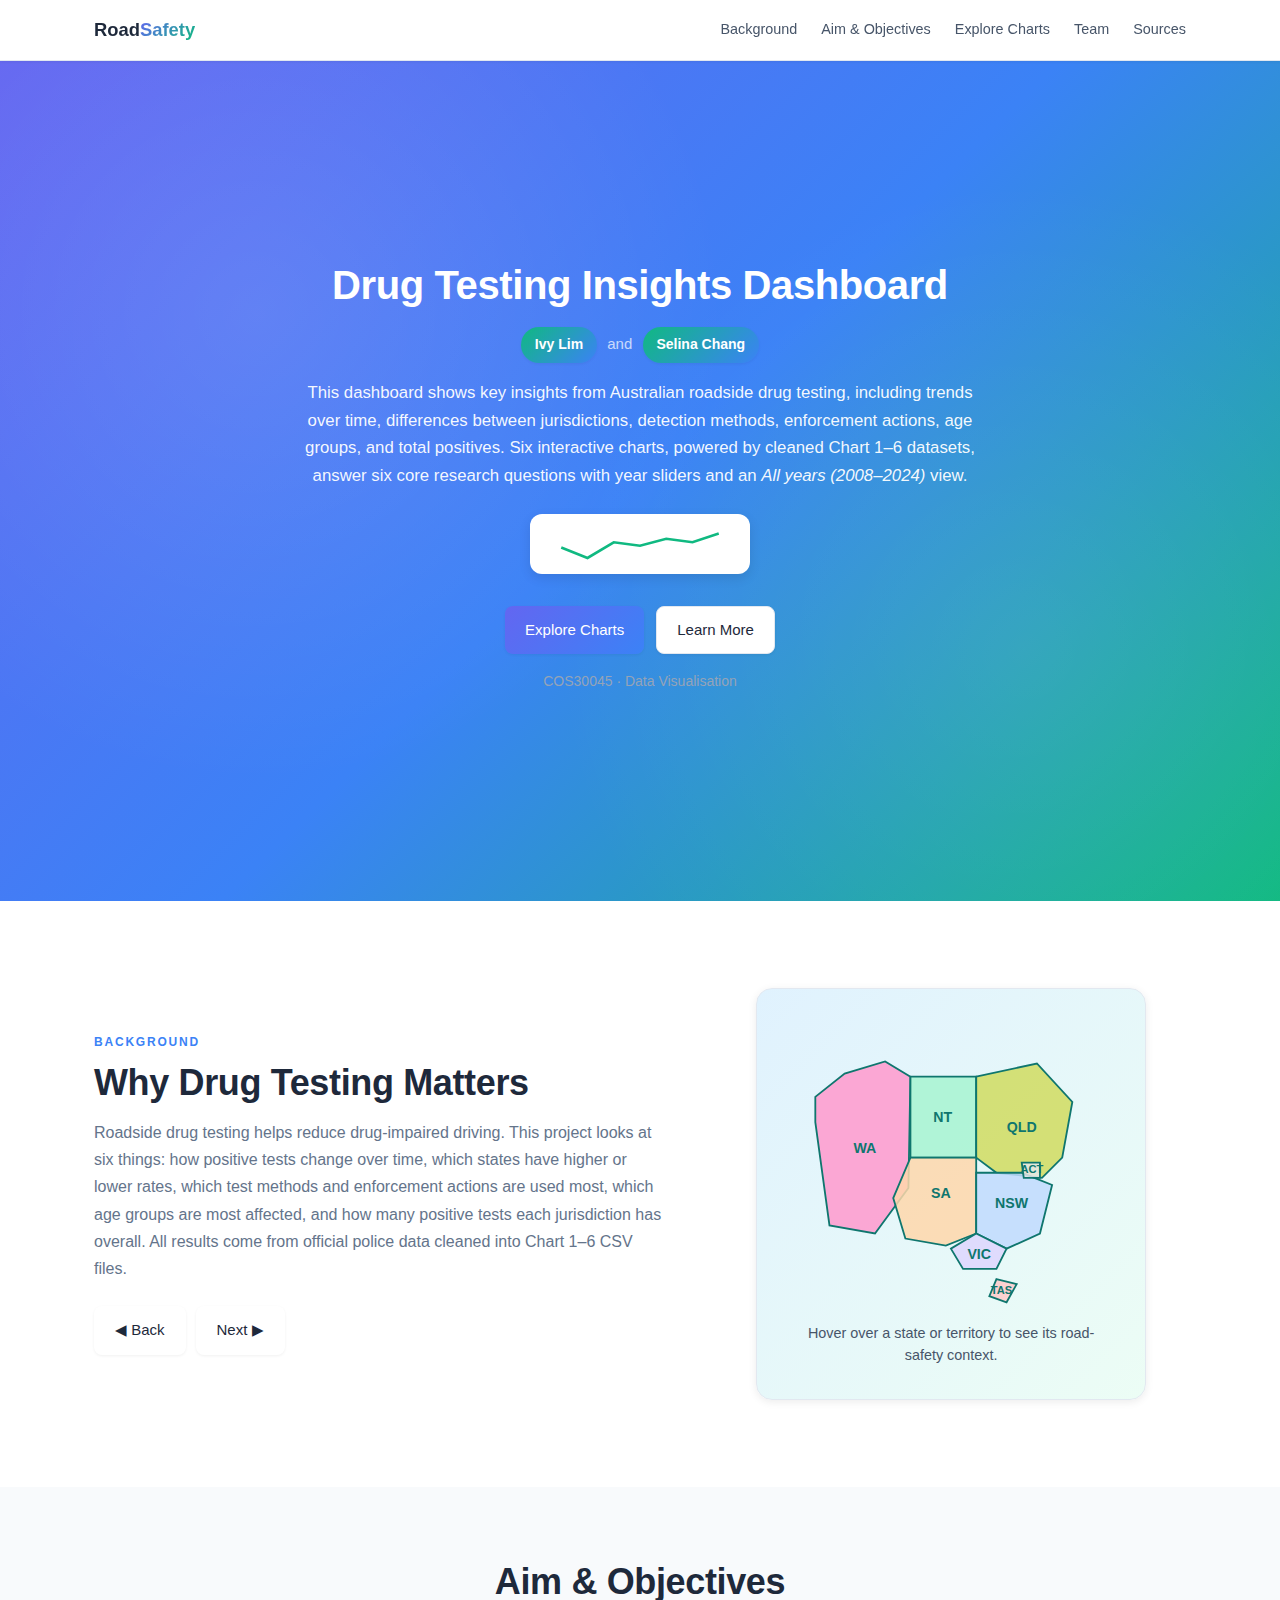
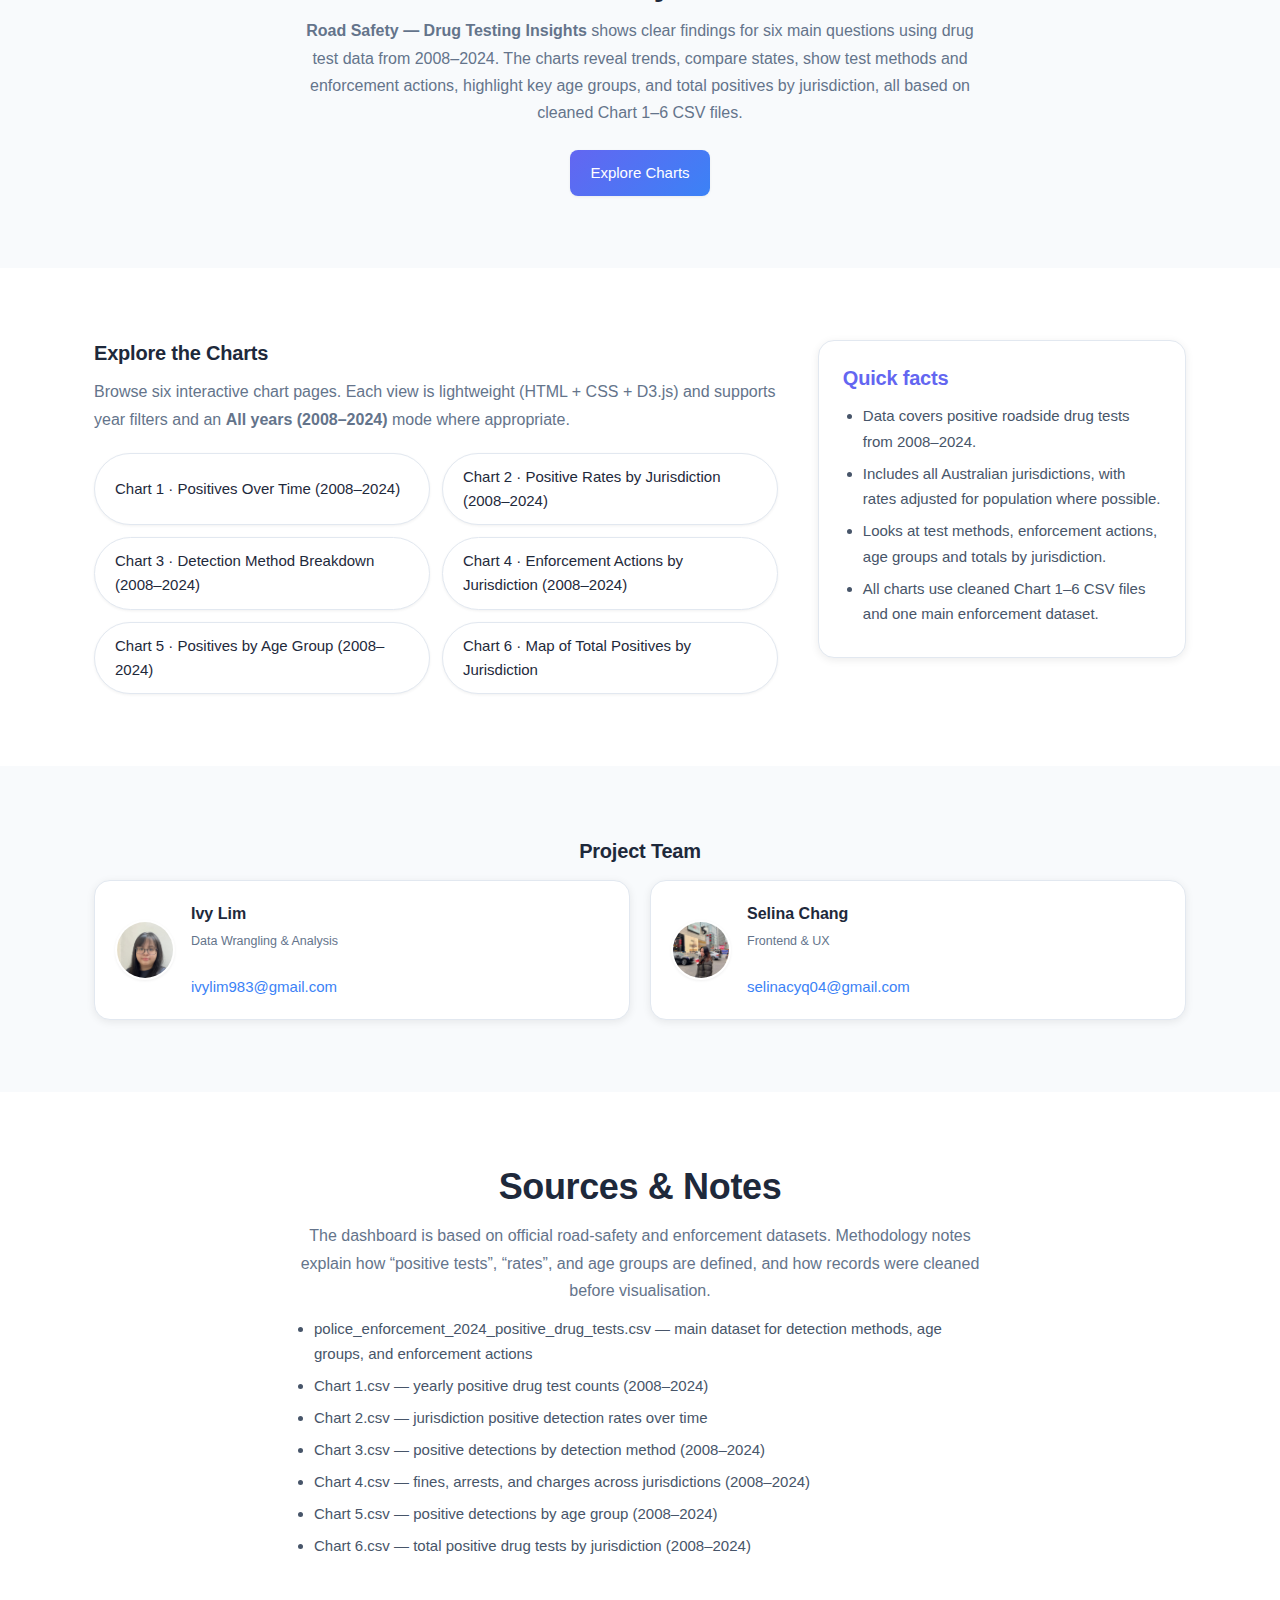
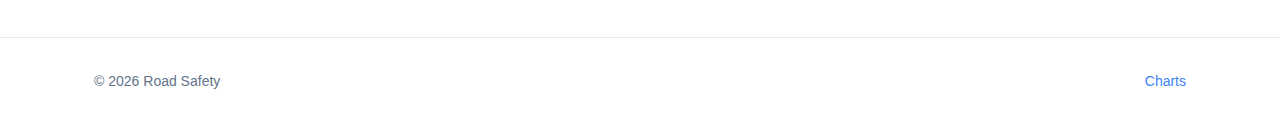
<file: index.html>
<!DOCTYPE html>
<html lang="en">
<head>
  <meta charset="utf-8" />
  <meta name="viewport" content="width=device-width, initial-scale=1" />
  <title>Road Safety — Drug Testing Insights</title>
  <link rel="stylesheet" href="css/style.css">
</head>
<body>
  <!-- Top Navigation -->
  <div class="nav">
    <div class="container nav__bar">
      <a class="brand" href="#top">Road<span>Safety</span></a>
      <nav class="nav__links" aria-label="Primary">
        <a href="#background">Background</a>
        <a href="#aim">Aim & Objectives</a>
        <a href="#explore">Explore Charts</a>
        <a href="#team">Team</a>
        <a href="#sources">Sources</a>
      </nav>
    </div>
  </div>

  <!-- Hero -->
  <header class="hero" id="top">
    <div class="container">
      <h1 class="centered">Drug Testing Insights Dashboard</h1>
      <p class="centered" style="margin-top:8px">
        <span class="chip" aria-label="Author">Ivy Lim</span>
        <span style="opacity:.7; margin: 0 .4rem;">and</span>
        <span class="chip" aria-label="Author">Selina Chang</span>
      </p>
      <p class="intro centered">
  This dashboard shows key insights from Australian roadside drug testing, including trends over time,
  differences between jurisdictions, detection methods, enforcement actions, age groups, and total positives.
  Six interactive charts, powered by cleaned Chart&nbsp;1–6 datasets, answer six core research questions
  with year sliders and an <em>All years (2008–2024)</em> view.
</p>

      <div class="sparkline" aria-hidden="true">
        <svg viewBox="0 0 200 48" width="90%" height="70%" role="img" aria-label="decorative sparkline">
          <polyline fill="none" stroke="#10b981" stroke-width="3"
            points="10,28 40,40 70,22 100,26 130,18 160,22 190,12"/>
        </svg>
      </div>
      <div class="actions" role="group" aria-label="Hero actions">
        <a class="btn btn--brand" href="#explore">Explore Charts</a>
        <a class="btn btn--ghost" href="#background">Learn More</a>
      </div>
      <p class="small-note">COS30045 · Data Visualisation</p>
    </div>
  </header>

  <!-- Background -->
  <section id="background">
    <div class="container split">
      <div>
        <div class="kicker">Background</div>
        <h2>Why Drug Testing Matters</h2>
        <p class="text-muted">
  Roadside drug testing helps reduce drug-impaired driving. This project looks at six things:
  how positive tests change over time, which states have higher or lower rates, which test
  methods and enforcement actions are used most, which age groups are most affected, and how
  many positive tests each jurisdiction has overall. All results come from official police
  data cleaned into Chart&nbsp;1–6 CSV files.
</p>

        <div class="pills" role="group" aria-label="Section paging">
          <a class="btn" href="#top">◀ Back</a>
          <a class="btn" href="#aim">Next ▶</a>
        </div>
      </div>

      <figure class="mapbox">
        <div class="aus-map-wrapper">
          <svg class="aus-map" viewBox="0 0 320 280" role="img" aria-labelledby="ausMapTitle ausMapDesc">
            <title id="ausMapTitle">Stylised map of Australian states and territories</title>
            <desc id="ausMapDesc">
              Hover over each region to see its state name and road-safety context.
            </desc>

            <!-- WA -->
            <g class="state state--wa"
               data-code="WA"
               data-name="Western Australia"
               data-desc="Known for long remote highways; alcohol and drug testing heavily focused on regional roads.">
              <path d="M 26 100 L 26 75 L 55 52 L 95 40 L 120 55 L 118 165 L 85 210 L 40 202 Z"/>
              <text x="75" y="130" class="state-label">WA</text>
            </g>

            <!-- NT -->
            <g class="state state--nt"
               data-code="NT"
               data-name="Northern Territory"
               data-desc="Large outback areas with long-distance travel; high focus on impaired-driving enforcement.">
              <path d="M 120 55 L 185 55 L 185 135 L 120 135 Z"/>
              <text x="152" y="100" class="state-label">NT</text>
            </g>

            <!-- QLD -->
            <g class="state state--qld"
               data-code="QLD"
               data-name="Queensland"
               data-desc="Strong roadside testing presence across coastal cities and regional highways.">
              <path d="M 185 55 L 245 42 L 280 80 L 270 135 L 250 155 L 205 150 L 185 135 Z"/>
              <text x="230" y="110" class="state-label">QLD</text>
            </g>

            <!-- SA -->
            <g class="state state--sa"
               data-code="SA"
               data-name="South Australia"
               data-desc="Major freight routes and rural crash risks drive ongoing drug-testing operations.">
              <path d="M 120 135 L 185 135 L 185 210 L 155 222 L 115 215 L 103 175 Z"/>
              <text x="150" y="175" class="state-label">SA</text>
            </g>

            <!-- NSW -->
            <g class="state state--nsw"
               data-code="NSW"
               data-name="New South Wales"
               data-desc="Most populous state; frequent testing across Sydney and busy urban motorways.">
              <path d="M 185 150 L 230 150 L 260 162 L 248 210 L 215 225 L 185 210 Z"/>
              <text x="220" y="185" class="state-label">NSW</text>
            </g>

            <!-- ACT  -->
            <g class="state state--act"
               data-code="ACT"
               data-name="Australian Capital Territory"
               data-desc="Compact territory with concentrated roadside drug testing around Canberra.">
              <path d="M 230 140 L 248 140 L 248 155 L 232 155 Z"/>
              <text x="240" y="150" class="state-label-small">ACT</text>
            </g>

            <!-- VIC -->
            <g class="state state--vic"
               data-code="VIC"
               data-name="Victoria"
               data-desc="High-density road network with strong enforcement and targeted safety campaigns.">
              <path d="M 185 210 L 215 225 L 205 245 L 172 245 L 160 225 Z"/>
              <text x="188" y="235" class="state-label">VIC</text>
            </g>

            <!-- TAS -->
            <g class="state state--tas"
               data-code="TAS"
               data-name="Tasmania"
               data-desc="Rural state with winding regional roads; active impaired-driving enforcement.">
              <path d="M 205 255 L 225 260 L 215 278 L 198 272 Z"/>
              <text x="210" y="270" class="state-label-small">TAS</text>
            </g>

          </svg>

          <p class="map-label" id="jurisLabel">
            Hover over a state or territory to see its road-safety context.
          </p>
        </div>
      </figure>
    </div>
  </section>

  <!-- Aim & Objectives -->
  <section id="aim" class="white">
    <div class="container centered">
      <h2>Aim & Objectives</h2>
      <p class="text-muted">
  <strong>Road Safety — Drug Testing Insights</strong> shows clear findings for six main questions
  using drug test data from 2008–2024. The charts reveal trends, compare states, show test methods
  and enforcement actions, highlight key age groups, and total positives by jurisdiction, all based
  on cleaned Chart&nbsp;1–6 CSV files.
</p>

      <div class="cta">
        <a class="btn btn--brand" href="#explore">Explore Charts</a>
      </div>
    </div>
  </section>

  <!-- Explore -->
  <section id="explore">
    <div class="container">
      <div class="grid-3">
        <div>
          <h3>Explore the Charts</h3>
          <p class="text-muted">
            Browse six interactive chart pages. Each view is lightweight (HTML + CSS + D3.js) and supports year filters
            and an <strong>All years (2008–2024)</strong> mode where appropriate.
          </p>

          <!-- Chart links -->
          <div class="btn-group" role="group" aria-label="Charts" style="margin-top:1.25rem;">
            <a class="btn" href="chart-1.html">Chart 1 · Positives Over Time (2008–2024)</a>
            <a class="btn" href="chart-2.html">Chart 2 · Positive Rates by Jurisdiction (2008–2024)</a>
            <a class="btn" href="chart-3.html">Chart 3 · Detection Method Breakdown (2008–2024)</a>
            <a class="btn" href="chart-4.html">Chart 4 · Enforcement Actions by Jurisdiction (2008–2024)</a>
            <a class="btn" href="chart-5.html">Chart 5 · Positives by Age Group (2008–2024)</a>
            <a class="btn" href="chart-6.html">Chart 6 · Map of Total Positives by Jurisdiction</a>
          </div>
        </div>

        <aside class="card" aria-labelledby="quickfacts-title">
          <h3 id="quickfacts-title" style="margin-bottom:6px">Quick facts</h3>
          <ul class="list">
  <li>Data covers positive roadside drug tests from 2008–2024.</li>
  <li>Includes all Australian jurisdictions, with rates adjusted for population where possible.</li>
  <li>Looks at test methods, enforcement actions, age groups and totals by jurisdiction.</li>
  <li>All charts use cleaned Chart&nbsp;1–6 CSV files and one main enforcement dataset.</li>
</ul>

        </aside>
      </div>
    </div>
  </section>

  <!-- Team -->
  <section id="team" class="white">
    <div class="container">
      <h3 class="centered">Project Team</h3>

      <div class="team" style="margin-top:16px">

        <!-- Member 1 -->
        <div class="member">
          <div class="avatar">
            <img src="images/ivypic.jpeg" alt="Photo of Ivy Lim">
          </div>
          <div class="member-info">
            <strong>Ivy Lim</strong><br>
            <small>Data Wrangling & Analysis</small><br>
            <a href="mailto:ivylim983@gmail.com">ivylim983@gmail.com</a>
          </div>
        </div>

        <!-- Member 2 -->
        <div class="member">
          <div class="avatar">
            <img src="images/selinapic.jpg" alt="Photo of Selina Chang">
          </div>
          <div class="member-info">
            <strong>Selina Chang</strong><br>
            <small>Frontend & UX</small><br>
            <a href="mailto:selinacyq04@gmail.com">selinacyq04@gmail.com</a>
          </div>
        </div>

      </div>
    </div>
  </section>

  <!-- Sources & Notes -->
  <section id="sources">
    <div class="container centered">
      <h2>Sources & Notes</h2>
      <p class="text-muted">
        The dashboard is based on official road-safety and enforcement datasets. Methodology notes explain how
        “positive tests”, “rates”, and age groups are defined, and how records were cleaned before visualisation.
      </p>
      <ul class="list" style="display:inline-block; text-align:left; margin-top:12px;">
        <li>police_enforcement_2024_positive_drug_tests.csv — main dataset for detection methods, age groups, and enforcement actions</li>
        <li>Chart 1.csv — yearly positive drug test counts (2008–2024)</li>
        <li>Chart 2.csv — jurisdiction positive detection rates over time</li>
        <li>Chart 3.csv — positive detections by detection method (2008–2024)</li>
        <li>Chart 4.csv — fines, arrests, and charges across jurisdictions (2008–2024)</li>
        <li>Chart 5.csv — positive detections by age group (2008–2024)</li>
        <li>Chart 6.csv — total positive drug tests by jurisdiction (2008–2024)</li>
      </ul>
    </div>
  </section>

  <!-- Footer -->
  <footer>
    <div class="container footer">
      <div>© <span id="year"></span> Road Safety</div>
      <div>
        <a href="#explore">Charts</a>
      </div>
    </div>
  </footer>
  <script>document.getElementById('year').textContent = new Date().getFullYear();</script>

  <!-- Scroll Buttons -->
  <button id="toTop" class="scroll-btn">↑</button>
  <button id="toBottom" class="scroll-btn">↓</button>

  <script>
    const toTop = document.getElementById("toTop");
    const toBottom = document.getElementById("toBottom");

    // Show/hide buttons on scroll
    window.addEventListener("scroll", () => {
      if (window.scrollY > 300) {
        toTop.classList.add("show");
      } else {
        toTop.classList.remove("show");
      }

      if (window.scrollY < 200) {
        toBottom.classList.add("show");
      } else {
        toBottom.classList.remove("show");
      }
    });

    // Scroll to top
    toTop.addEventListener("click", () => {
      window.scrollTo({ top: 0, behavior: "smooth" });
    });

    // Scroll to bottom
    toBottom.addEventListener("click", () => {
      window.scrollTo({ top: document.body.scrollHeight, behavior: "smooth" });
    });
  </script>

  <!-- Map hover script -->
  <script>
    document.addEventListener('DOMContentLoaded', function () {
      const label = document.getElementById('jurisLabel');
      const svg   = document.querySelector('.aus-map');
      const states = document.querySelectorAll('.aus-map .state');

      if (!label || !svg || !states.length) return;

      const defaultText =
        'Hover over a state or territory to see its name and a short description.';

      states.forEach(state => {
        const name = state.dataset.name || state.dataset.code || '';
        const desc = state.dataset.desc || '';

        function activate() {
          states.forEach(s => s.classList.remove('is-active'));
          svg.classList.add('is-hovering');
          state.classList.add('is-active');

          if (name || desc) {
            label.innerHTML =
              '<strong>' + name + '</strong>' + (desc ? ': ' + desc : '');
          } else {
            label.textContent = defaultText;
          }
        }

        function reset() {
          state.classList.remove('is-active');
          svg.classList.remove('is-hovering');
          label.textContent = defaultText;
        }

        state.addEventListener('mouseenter', activate);
        state.addEventListener('mouseleave', reset);

        // Keyboard accessibility
        state.setAttribute('tabindex', '0');
        state.addEventListener('focus', activate);
        state.addEventListener('blur', reset);
      });
    });
  </script>
  <script>
  const navLinks = document.querySelectorAll('.nav__links a');

  navLinks.forEach(link => {
    link.addEventListener('click', () => {
      // remove active from all links
      navLinks.forEach(l => l.classList.remove('active'));
      // add active to the clicked one
      link.classList.add('active');
    });
  });
</script>

</body>
</html>
</file>
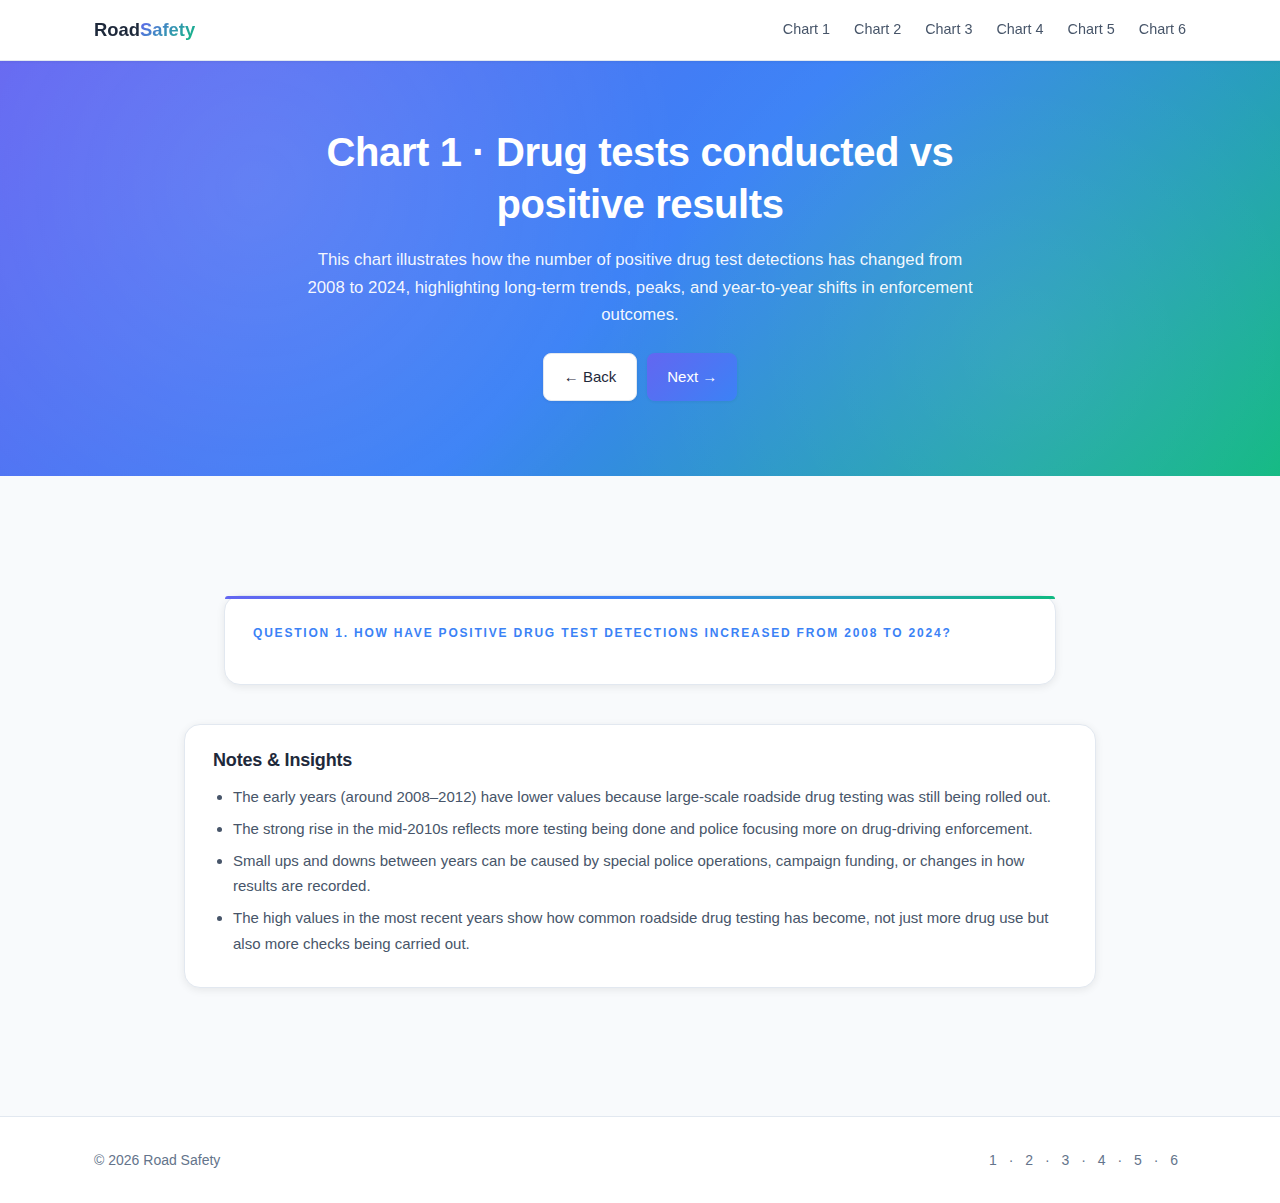
<file: chart-1.html>
<!DOCTYPE html>
<html lang="en">
<head>
  <meta charset="utf-8">
  <meta name="viewport" content="width=device-width, initial-scale=1">
  <title>Chart 1 — Tests vs % Positive</title>
  <link rel="stylesheet" href="css/style.css">
</head>
<body>
  <div class="nav">
    <div class="container nav__bar">
      <a class="brand" href="index.html">Road<span>Safety</span></a>
      <nav class="nav__links">
        <a href="chart-1.html">Chart 1</a>
        <a href="chart-2.html">Chart 2</a>
        <a href="chart-3.html">Chart 3</a>
        <a href="chart-4.html">Chart 4</a>
        <a href="chart-5.html">Chart 5</a>
        <a href="chart-6.html">Chart 6</a>
      </nav>
    </div>
  </div>

  <header class="hero chart-header">
    <div class="container centered">
      <h1>Chart 1 · Drug tests conducted vs positive results</h1>
      <p class="intro">
        This chart illustrates how the number of positive drug test detections has changed
        from 2008 to 2024, highlighting long-term trends, peaks, and year-to-year shifts
        in enforcement outcomes.
      </p>
      <div class="pager">
        <a class="btn btn--ghost" href="index.html">← Back</a>
        <a class="btn btn--brand" href="chart-2.html">Next →</a>
      </div>
    </div>
  </header>

  <section>
    <div class="container chart-grid">
      <figure class="chart-figure">
        <figcaption class="kicker">
          Question 1. How have positive drug test detections increased from 2008 to 2024?

        </figcaption>
        <div id="chart1"></div>
      </figure>

            <aside class="notes">
        <h3>Notes &amp; Insights</h3>
        <ul class="list">
          <li>
            The early years (around 2008–2012) have lower values because large-scale roadside drug
            testing was still being rolled out.
          </li>
          <li>
            The strong rise in the mid-2010s reflects more testing being done and police focusing
            more on drug-driving enforcement.
          </li>
          <li>
            Small ups and downs between years can be caused by special police operations, campaign
            funding, or changes in how results are recorded.
          </li>
          <li>
            The high values in the most recent years show how common roadside drug testing has
            become, not just more drug use but also more checks being carried out.
          </li>
        </ul>
      </aside>

    </div>
  </section>

  <footer>
    <div class="container footer">
      <div>© <span id="year1"></span> Road Safety</div>
      <div class="page-dots">
        <a href="chart-1.html">1</a> ·
        <a href="chart-2.html">2</a> ·
        <a href="chart-3.html">3</a> ·
        <a href="chart-4.html">4</a> ·
        <a href="chart-5.html">5</a> ·
        <a href="chart-6.html">6</a>
      </div>
    </div>
  </footer>

  <script>
    // Footer year
    document.getElementById('year1').textContent = new Date().getFullYear();
  </script>

  <!-- D3 + chart script -->
  <script src="https://d3js.org/d3.v7.min.js"></script>
  <script src="js/chart1.js"></script>

  <!-- 🔹 Nav active script (add this to each chart page) -->
  <script>
    const navLinks = document.querySelectorAll('.nav__links a');
    const current = window.location.pathname.split('/').pop() || 'index.html';

    navLinks.forEach(link => {
      const href = link.getAttribute('href');

      // highlight link that matches current page
      if (href === current) {
        link.classList.add('active');
      }

      // optional: keep click behaviour consistent
      link.addEventListener('click', () => {
        navLinks.forEach(l => l.classList.remove('active'));
        link.classList.add('active');
      });
    });
  </script>
</body>
</html>
</file>
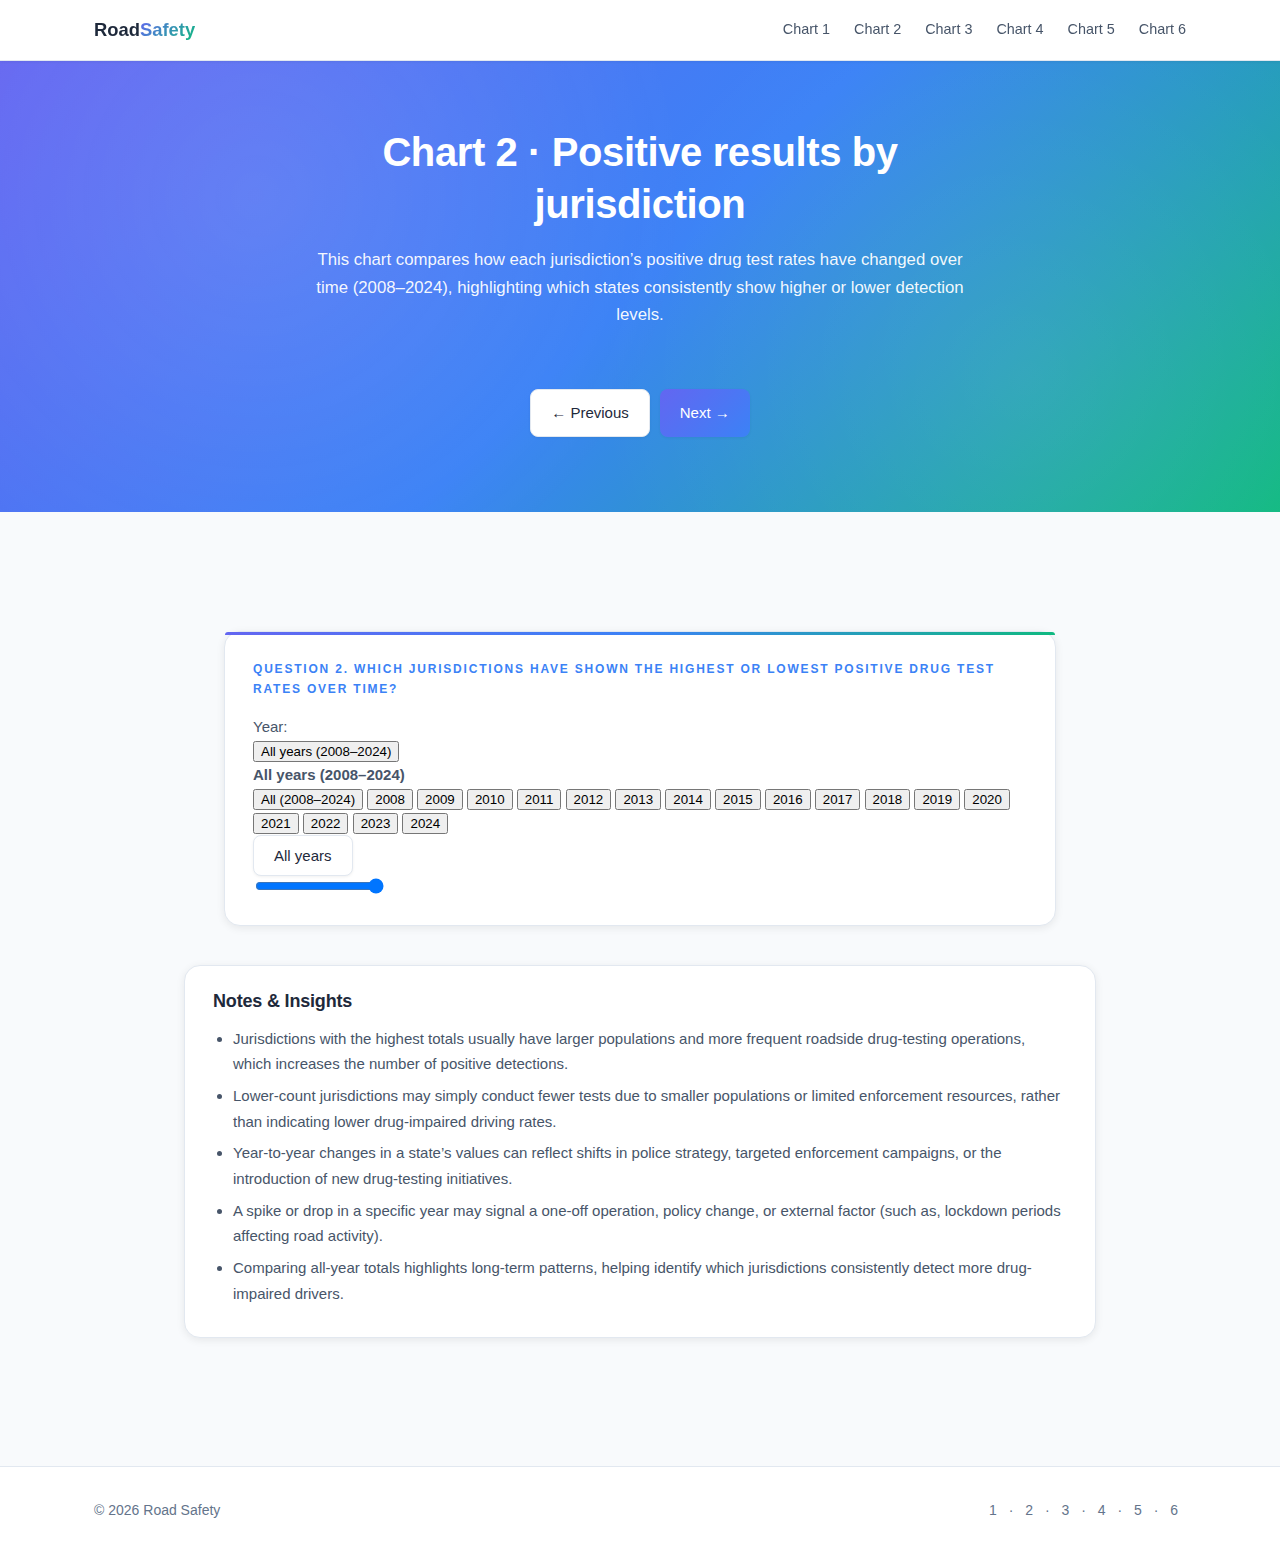
<file: chart-2.html>
<!DOCTYPE html>
<html lang="en">
<head>
  <meta charset="utf-8">
  <meta name="viewport" content="width=device-width, initial-scale=1">
  <title>Chart 2 — Positive Drug Test Rates by Jurisdiction</title>
  <link rel="stylesheet" href="css/style.css">
</head>

<body>
  <!-- NAVBAR -->
  <div class="nav">
    <div class="container nav__bar">
      <a class="brand" href="index.html">Road<span>Safety</span></a>
      <nav class="nav__links">
        <a href="chart-1.html">Chart 1</a>
        <a href="chart-2.html" class="active">Chart 2</a>
        <a href="chart-3.html">Chart 3</a>
        <a href="chart-4.html">Chart 4</a>
        <a href="chart-5.html">Chart 5</a>
        <a href="chart-6.html">Chart 6</a>
      </nav>
    </div>
  </div>

  <!-- HERO HEADER -->
  <header class="hero chart-header">
    <div class="container centered">
      <h1>Chart 2 · Positive results by jurisdiction</h1>
      <p class="intro">
        This chart compares how each jurisdiction’s positive drug test rates have changed over time (2008–2024),
        highlighting which states consistently show higher or lower detection levels.
      </p>

      <div id="kpi2" class="kpi-grid kpi-grid-hero"></div>

      <div class="pager">
        <a class="btn btn--ghost" href="chart-1.html">← Previous</a>
        <a class="btn btn--brand" href="chart-3.html">Next →</a>
      </div>
    </div>
  </header>

  <!-- MAIN SECTION -->
  <section>
    <div class="container chart-grid">

      <figure class="chart-figure">
        <figcaption class="kicker">
          Question 2. Which jurisdictions have shown the highest or lowest positive drug test rates over time?
        </figcaption>

        <!-- Filter panel -->
        <div class="chart2-filter">

          <!-- Top row: label + chip + all-years pill -->
          <div class="chart-controls-row">
            <span class="chart-label">Year:</span>

            <!-- Wrapper so dropdown is anchored to the chip  -->
            <div class="year-dropdown-wrapper">
              <!-- Year chip -->
              <button id="yearChip2" type="button" class="year-bubble year-chip-btn">
                All years (2008–2024)
              </button>

              <!-- Dropdown panel -->
              <div id="yearDropdown2" class="year-dropdown hidden">
                <div class="dropdown-title"><strong>All years (2008–2024)</strong></div>

                <div class="year-grid">
                  <button class="year-option2" data-year="all">All (2008–2024)</button>
                  <button class="year-option2" data-year="2008">2008</button>
                  <button class="year-option2" data-year="2009">2009</button>
                  <button class="year-option2" data-year="2010">2010</button>
                  <button class="year-option2" data-year="2011">2011</button>
                  <button class="year-option2" data-year="2012">2012</button>
                  <button class="year-option2" data-year="2013">2013</button>
                  <button class="year-option2" data-year="2014">2014</button>
                  <button class="year-option2" data-year="2015">2015</button>
                  <button class="year-option2" data-year="2016">2016</button>
                  <button class="year-option2" data-year="2017">2017</button>
                  <button class="year-option2" data-year="2018">2018</button>
                  <button class="year-option2" data-year="2019">2019</button>
                  <button class="year-option2" data-year="2020">2020</button>
                  <button class="year-option2" data-year="2021">2021</button>
                  <button class="year-option2" data-year="2022">2022</button>
                  <button class="year-option2" data-year="2023">2023</button>
                  <button class="year-option2" data-year="2024">2024</button>
                </div>
              </div>
            </div>

            <!-- All-years pill  -->
            <button id="yearAllBtn2" class="btn btn--ghost btn--pill">
              All years
            </button>
          </div>

          <!-- Slider row -->
          <div class="chart2-slider-row">
            <input
              type="range"
              id="yearSlider2"
              class="year-slider"
              min="2008"
              max="2024"
              step="1"
              value="2024"
            />
          </div>
        </div>

        <!-- Chart container -->
        <div id="chart2"></div>
      </figure>

      <!-- NOTES SECTION -->
      <aside class="notes">
        <h3>Notes & Insights</h3>
        <ul class="list">
          <li>
    Jurisdictions with the highest totals usually have larger populations and
    more frequent roadside drug-testing operations, which increases the number
    of positive detections.
  </li>

  <li>
    Lower-count jurisdictions may simply conduct fewer tests due to smaller
    populations or limited enforcement resources, rather than indicating lower
    drug-impaired driving rates.
  </li>

  <li>
    Year-to-year changes in a state’s values can reflect shifts in police
    strategy, targeted enforcement campaigns, or the introduction of new
    drug-testing initiatives.
  </li>

  <li>
    A spike or drop in a specific year may signal a one-off operation, policy
    change, or external factor (such as, lockdown periods affecting road activity).
  </li>

  <li>
    Comparing all-year totals highlights long-term patterns, helping identify
    which jurisdictions consistently detect more drug-impaired drivers.
  </li>
        </ul>
      </aside>

    </div>
  </section>

  <!-- FOOTER -->
  <footer>
    <div class="container footer">
      <div>© <span id="year2"></span> Road Safety</div>
      <div class="page-dots">
        <a href="chart-1.html">1</a> ·
        <a href="chart-2.html">2</a> ·
        <a href="chart-3.html">3</a> ·
        <a href="chart-4.html">4</a> ·
        <a href="chart-5.html">5</a> ·
        <a href="chart-6.html">6</a>
      </div>
    </div>
  </footer>

  <script>
    document.getElementById('year2').textContent = new Date().getFullYear();
  </script>

  <script src="https://d3js.org/d3.v7.min.js"></script>
  <script src="js/chart2.js"></script>

  <!-- Nav active script -->
  <script>
    const navLinks = document.querySelectorAll('.nav__links a');
    const current = window.location.pathname.split('/').pop() || 'index.html';

    navLinks.forEach(link => {
      const href = link.getAttribute('href');

      
      if (href === current) {
        link.classList.add('active');
      }

      
      link.addEventListener('click', () => {
        navLinks.forEach(l => l.classList.remove('active'));
        link.classList.add('active');
      });
    });
  </script>
</body>
</html>
</file>
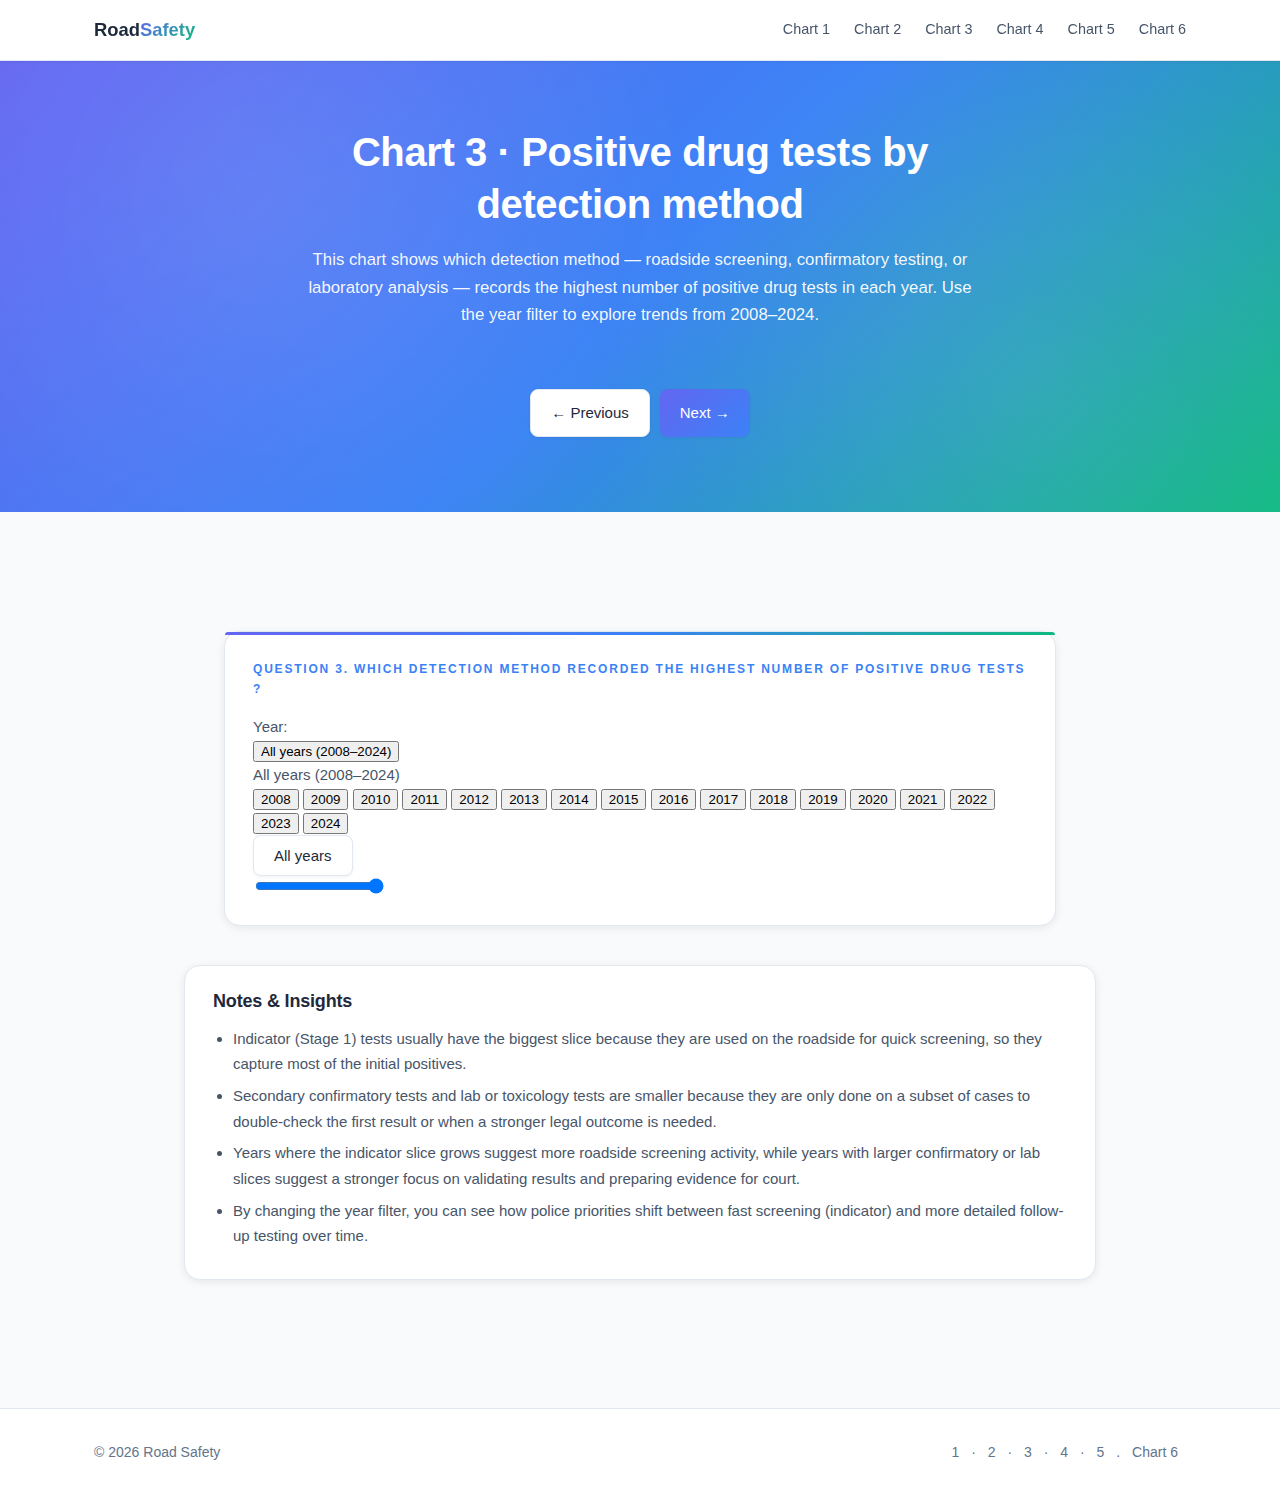
<file: chart-3.html>
<!DOCTYPE html>
<html lang="en">
<head>
  <meta charset="utf-8">
  <meta name="viewport" content="width=device-width, initial-scale=1">
  <title>Chart 3 — Positive Drug Tests by Detection Method</title>
  <link rel="stylesheet" href="css/style.css">
</head>
<body class="chart3-page">
  <!-- Top nav -->
  <div class="nav">
    <div class="container nav__bar">
      <a class="brand" href="index.html">Road<span>Safety</span></a>
      <nav class="nav__links">
        <a href="chart-1.html">Chart 1</a>
        <a href="chart-2.html">Chart 2</a>
        <a href="chart-3.html" class="active">Chart 3</a>
        <a href="chart-4.html">Chart 4</a>
        <a href="chart-5.html">Chart 5</a>
        <a href="chart-6.html">Chart 6</a>
      </nav>
    </div>
  </div>

  <!-- Hero -->
 <header class="hero chart-header">
  <div class="container centered">
    <h1>Chart 3 · Positive drug tests by detection method</h1>
    <p class="intro">
      This chart shows which detection method — roadside screening, confirmatory
      testing, or laboratory analysis — records the highest number of positive
      drug tests in each year. Use the year filter to explore trends from 2008–2024.
    </p>

    <!-- KPI cards -->
    <div id="kpi3" class="kpi-grid kpi-grid-hero"></div>

    <div class="pager">
      <a class="btn btn--ghost" href="chart-2.html">← Previous</a>
      <a class="btn btn--brand" href="chart-4.html">Next →</a>
    </div>
  </div>
</header>


  <!-- Main content -->
  <section>
    <div class="container chart-grid">
      <figure class="chart-figure">
        <figcaption class="kicker">
          Question 3. Which detection method recorded the highest number of positive drug tests ?
        </figcaption>

        <!-- Year filter controls -->
        <div class="chart-controls-row">
          <span class="chart-label">Year:</span>

          <!-- Year chip + dropdown -->
          <div class="year-dropdown-wrapper">
            <button id="yearChip3" type="button" class="year-bubble year-chip-btn">
              All years (2008–2024)
            </button>

            <div id="yearDropdown3" class="year-dropdown hidden">
              <div class="year-dropdown-title">All years (2008–2024)</div>
              <div class="year-grid">
                <button class="year-option" data-year="2008">2008</button>
                <button class="year-option" data-year="2009">2009</button>
                <button class="year-option" data-year="2010">2010</button>
                <button class="year-option" data-year="2011">2011</button>
                <button class="year-option" data-year="2012">2012</button>
                <button class="year-option" data-year="2013">2013</button>
                <button class="year-option" data-year="2014">2014</button>
                <button class="year-option" data-year="2015">2015</button>
                <button class="year-option" data-year="2016">2016</button>
                <button class="year-option" data-year="2017">2017</button>
                <button class="year-option" data-year="2018">2018</button>
                <button class="year-option" data-year="2019">2019</button>
                <button class="year-option" data-year="2020">2020</button>
                <button class="year-option" data-year="2021">2021</button>
                <button class="year-option" data-year="2022">2022</button>
                <button class="year-option" data-year="2023">2023</button>
                <button class="year-option" data-year="2024">2024</button>
              </div>
            </div>
          </div>

          <!-- External reset button -->
          <button id="yearAllBtn3" type="button" class="btn btn--ghost btn--pill">
            All years
          </button>
        </div>

        <!-- Optional slider (keeps design consistent with Chart 2) -->
        <input
          type="range"
          id="yearSlider3"
          class="year-slider"
          min="2008"
          max="2024"
          step="1"
          value="2024"
        />

        <!-- Chart container -->
        <div id="chart3"></div>
      </figure>

      <aside class="notes">
  <h3>Notes &amp; Insights</h3>
  <ul class="list">
    <li>
      Indicator (Stage 1) tests usually have the biggest slice because they are used on the roadside
      for quick screening, so they capture most of the initial positives.
    </li>
    <li>
      Secondary confirmatory tests and lab or toxicology tests are smaller because they are only done
      on a subset of cases to double-check the first result or when a stronger legal outcome is needed.
    </li>
    <li>
      Years where the indicator slice grows suggest more roadside screening activity, while years with
      larger confirmatory or lab slices suggest a stronger focus on validating results and preparing
      evidence for court.
    </li>
    <li>
      By changing the year filter, you can see how police priorities shift between fast screening
      (indicator) and more detailed follow-up testing over time.
    </li>
  </ul>
</aside>

    </div>
  </section>

  <!-- Footer -->
  <footer>
    <div class="container footer">
      <div>© <span id="year3"></span> Road Safety</div>
      <div class="page-dots">
        <a href="chart-1.html">1</a> ·
        <a href="chart-2.html">2</a> ·
        <a href="chart-3.html">3</a> ·
        <a href="chart-4.html">4</a> ·
        <a href="chart-5.html">5</a>  .
        <a href="chart-6.html">Chart 6</a>
      </div>
    </div>
  </footer>

  <script>
    document.getElementById('year3').textContent = new Date().getFullYear();
  </script>

  <script src="https://d3js.org/d3.v7.min.js"></script>
  <script src="js/chart3.js"></script>

  <!-- Nav active script -->
  <script>
    const navLinks = document.querySelectorAll('.nav__links a');
    const current = window.location.pathname.split('/').pop() || 'index.html';

    navLinks.forEach(link => {
      const href = link.getAttribute('href');

      // highlight link that matches current page
      if (href === current) {
        link.classList.add('active');
      }

      // keep click behaviour consistent
      link.addEventListener('click', () => {
        navLinks.forEach(l => l.classList.remove('active'));
        link.classList.add('active');
      });
    });
  </script>
</body>
</html>
</file>
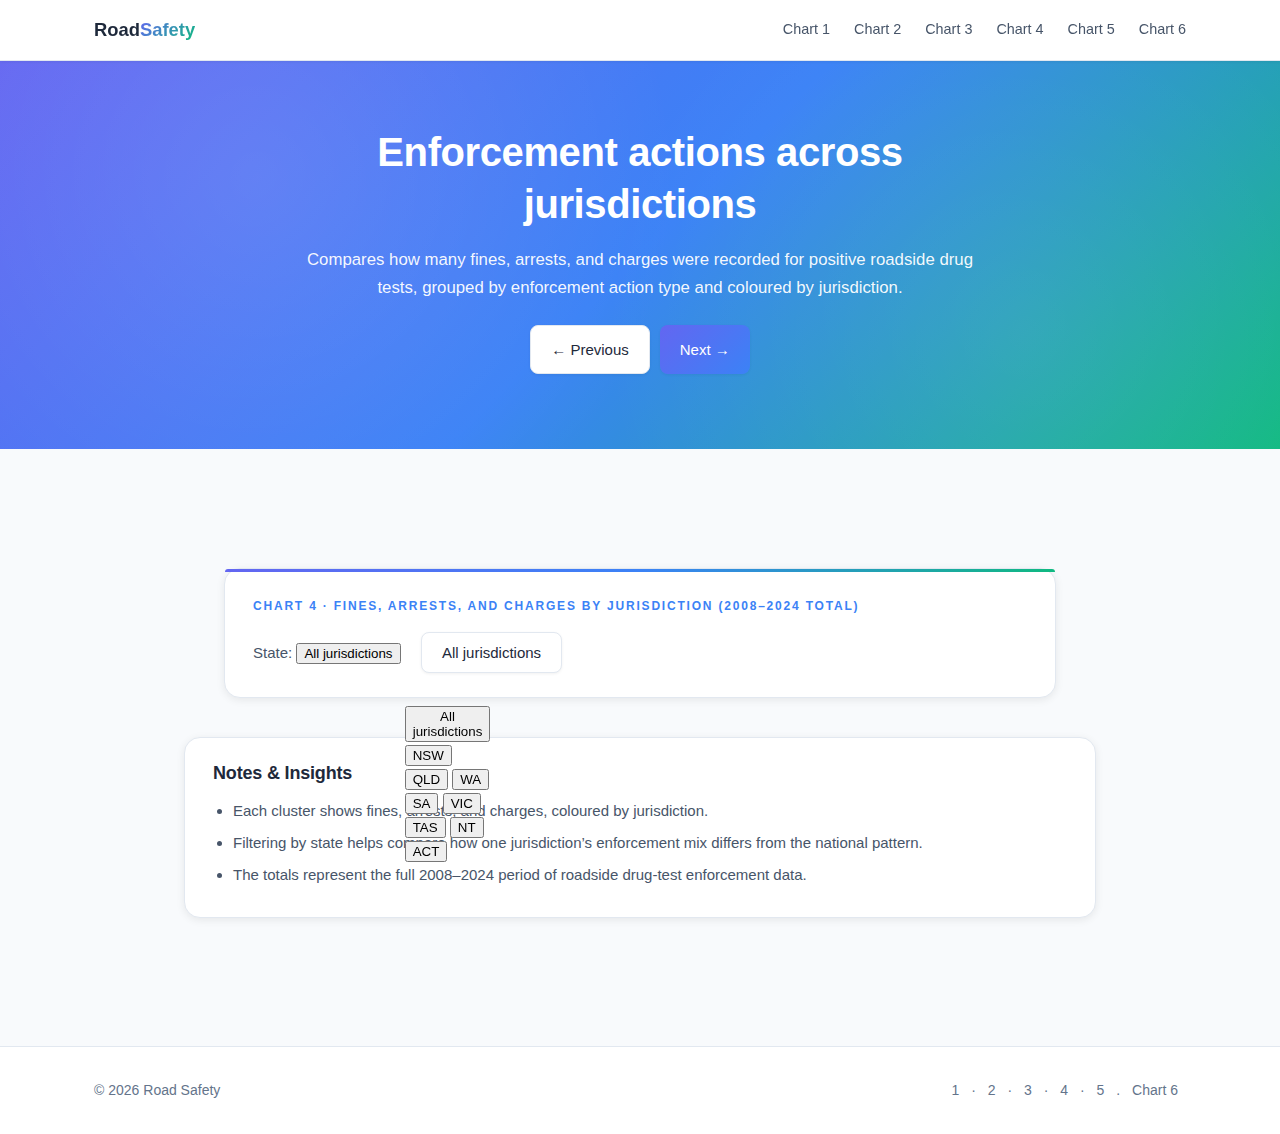
<file: chart-4.html>
<!DOCTYPE html>
<html lang="en">
<head>
  <meta charset="utf-8">
  <meta name="viewport" content="width=device-width, initial-scale=1">
  <title>Chart 4 — Enforcement Actions by Jurisdiction</title>
  <link rel="stylesheet" href="css/style.css">
</head>
<body>
  <!-- Top nav -->
  <div class="nav">
    <div class="container nav__bar">
      <a class="brand" href="index.html">Road<span>Safety</span></a>
      <nav class="nav__links">
        <a href="chart-1.html">Chart 1</a>
        <a href="chart-2.html">Chart 2</a>
        <a href="chart-3.html">Chart 3</a>
        <a href="chart-4.html" class="is-active">Chart 4</a>
        <a href="chart-5.html">Chart 5</a>
          <a href="chart-6.html">Chart 6</a>
      </nav>
    </div>
  </div>

  <!-- Hero -->
  <header class="hero chart-header">
    <div class="container centered">
      <h1>Enforcement actions across jurisdictions</h1>
      <p class="intro">
        Compares how many fines, arrests, and charges were recorded for positive roadside
        drug tests, grouped by enforcement action type and coloured by jurisdiction.
      </p>

      <div class="pager">
        <a class="btn btn--ghost" href="chart-3.html">← Previous</a>
        <a class="btn btn--brand" href="chart-5.html">Next →</a>
      </div>
    </div>
  </header>

  <!-- Main section -->
  <section>
    <div class="container chart-grid">
      <figure class="chart-figure">
        <figcaption class="kicker">
          Chart 4 · Fines, arrests, and charges by jurisdiction (2008–2024 total)
        </figcaption>

        <!-- State filter controls -->
        <div class="chart-controls-row">
          <div class="chart-controls-left">
            <span class="chart-label">State:</span>

            <!-- clickable state chip -->
            <button id="jurisValue4" type="button"
                    class="year-bubble year-chip-btn juris-chip-btn">
              All jurisdictions
            </button>

            <!-- Dropdown anchored directly under the state filter chip -->
            <div class="juris-dropdown-wrapper"
                 style="position: relative; display: inline-block;">

              <div id="jurisDropdown4"
                   class="juris-dropdown hidden"
                   style="
                     position: absolute;
                     top: 48px;          /* distance below the chip */
                     left: 0;            /* align left edge with the chip */
                     z-index: 9999;
                   ">

                <button class="juris-option4" data-juris="all">
                  All jurisdictions
                </button>

                <div class="juris-grid">
                  <button class="juris-option4" data-juris="NSW">NSW</button>
                  <button class="juris-option4" data-juris="QLD">QLD</button>
                  <button class="juris-option4" data-juris="WA">WA</button>
                  <button class="juris-option4" data-juris="SA">SA</button>
                  <button class="juris-option4" data-juris="VIC">VIC</button>
                  <button class="juris-option4" data-juris="TAS">TAS</button>
                  <button class="juris-option4" data-juris="NT">NT</button>
                  <button class="juris-option4" data-juris="ACT">ACT</button>
                </div>
              </div>
            </div>

            <!-- external reset button -->
            <button id="jurisReset4" type="button"
                    class="btn btn--ghost btn--pill"
                    style="margin-left: 12px;">
              All jurisdictions
            </button>
          </div>
        </div>

        <!-- Chart container -->
        <div id="chart4"></div>
      </figure>

      <aside class="notes">
        <h3>Notes &amp; Insights</h3>
        <ul class="list">
          <li>Each cluster shows fines, arrests, and charges, coloured by jurisdiction.</li>
          <li>Filtering by state helps compare how one jurisdiction’s enforcement mix differs from the national pattern.</li>
          <li>The totals represent the full 2008–2024 period of roadside drug-test enforcement data.</li>
        </ul>
      </aside>
    </div>
  </section>

  <!-- Footer -->
  <footer>
    <div class="container footer">
      <div>© <span id="year4"></span> Road Safety</div>
      <div class="page-dots">
        <a href="chart-1.html">1</a> ·
        <a href="chart-2.html">2</a> ·
        <a href="chart-3.html">3</a> ·
        <a href="chart-4.html">4</a> ·
        <a href="chart-5.html">5</a>  .
          <a href="chart-6.html">Chart 6</a>
      </div>
    </div>
  </footer>

  <script>
    document.getElementById('year4').textContent = new Date().getFullYear();
  </script>

  <script src="https://d3js.org/d3.v7.min.js"></script>
  <script src="js/chart4.js"></script>
</body>
</html>
</file>
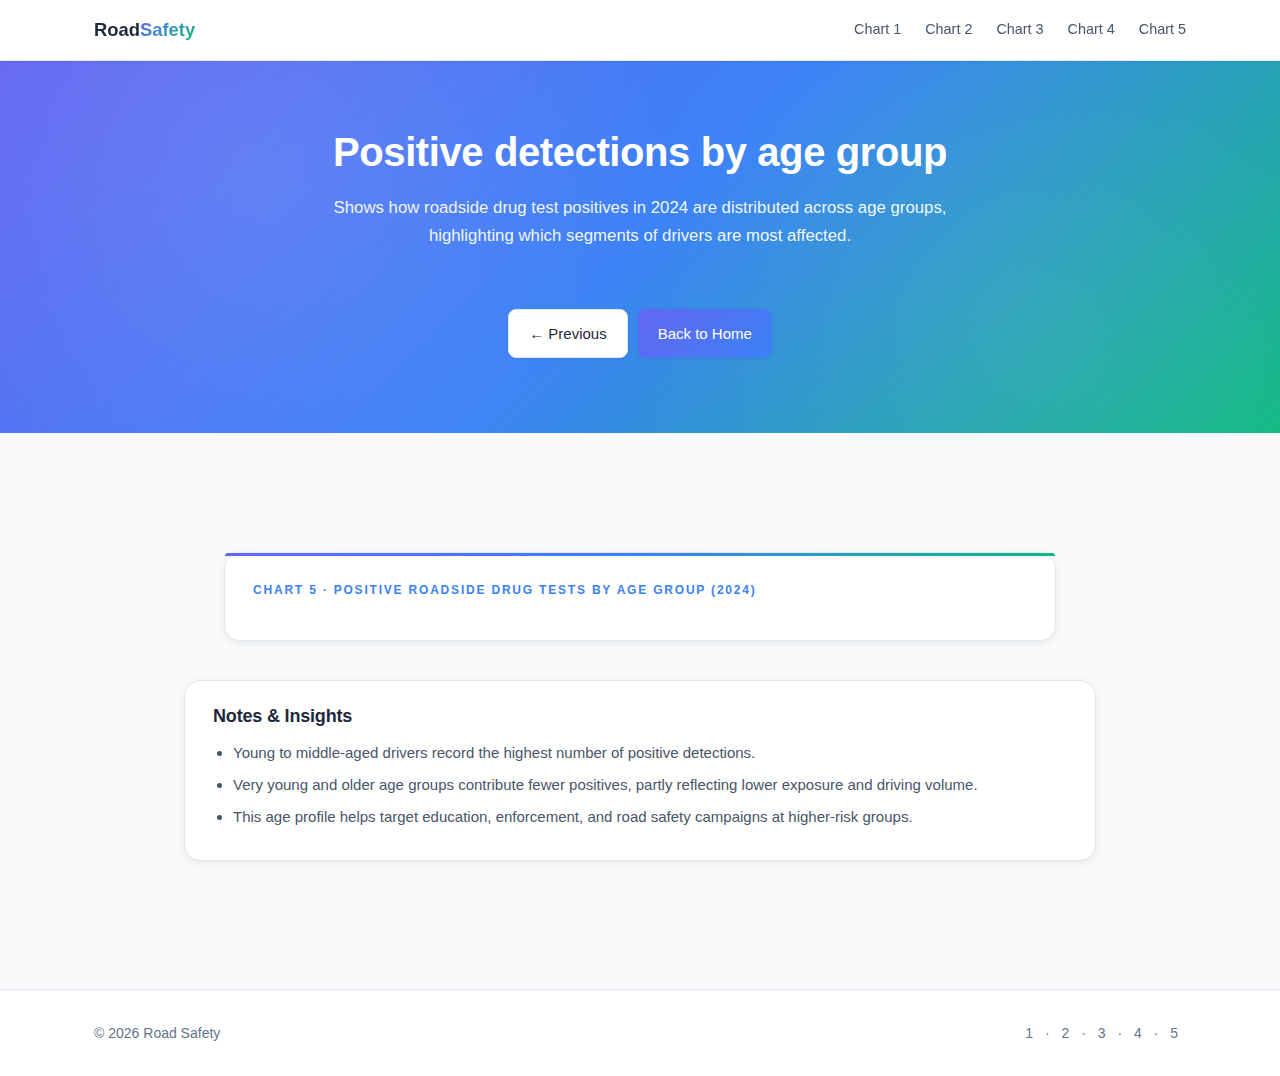
<file: chart-5.html>
<!DOCTYPE html>
<html lang="en">
<head>
  <meta charset="utf-8">
  <meta name="viewport" content="width=device-width, initial-scale=1">
  <title>Chart 5 — Positive Detections by Age Group</title>
  <link rel="stylesheet" href="css/style.css">
</head>
<body>
  <!-- Top navigation -->
  <div class="nav">
    <div class="container nav__bar">
      <a class="brand" href="index.html">Road<span>Safety</span></a>
      <nav class="nav__links">
        <a href="chart-1.html">Chart 1</a>
        <a href="chart-2.html">Chart 2</a>
        <a href="chart-3.html">Chart 3</a>
        <a href="chart-4.html">Chart 4</a>
        <a href="chart-5.html">Chart 5</a>
      </nav>
    </div>
  </div>

  <!-- Hero / summary -->
  <header class="hero chart-header">
    <div class="container centered">
      <h1>Positive detections by age group</h1>
      <p class="intro">
        Shows how roadside drug test positives in 2024 are distributed across age groups,
        highlighting which segments of drivers are most affected.
      </p>

      <!-- KPI cards populated by JS -->
      <div id="kpi5" class="kpi-grid kpi-grid-hero"></div>

      <div class="pager">
        <a class="btn btn--ghost" href="chart-4.html">← Previous</a>
        <a class="btn btn--brand" href="index.html">Back to Home</a>
      </div>
    </div>
  </header>

  <!-- Main content -->
  <section>
    <div class="container chart-grid">
      <figure class="chart-figure">
        <figcaption class="kicker">
          Chart 5 · Positive roadside drug tests by age group (2024)
        </figcaption>

        <!-- Age-group filter pills (populated by JS) -->
        <div class="age-filter" id="ageFilter5"></div>

        <!-- Chart container -->
        <div id="chart5"></div>
      </figure>

      <aside class="notes">
        <h3>Notes & Insights</h3>
        <ul class="list">
          <li>Young to middle-aged drivers record the highest number of positive detections.</li>
          <li>Very young and older age groups contribute fewer positives, partly reflecting lower exposure and driving volume.</li>
          <li>This age profile helps target education, enforcement, and road safety campaigns at higher-risk groups.</li>
        </ul>
      </aside>
    </div>
  </section>

  <!-- Footer -->
  <footer>
    <div class="container footer">
      <div>© <span id="year5"></span> Road Safety</div>
      <div class="page-dots">
        <a href="chart-1.html">1</a> ·
        <a href="chart-2.html">2</a> ·
        <a href="chart-3.html">3</a> ·
        <a href="chart-4.html">4</a> ·
        <a href="chart-5.html">5</a>
      </div>
    </div>
  </footer>

  <script>
    document.getElementById('year5').textContent = new Date().getFullYear();
  </script>

  <!-- D3 + Chart 5 JS -->
  <script src="https://d3js.org/d3.v7.min.js"></script>
  <script src="js/chart5.js"></script>
</body>
</html>
</file>
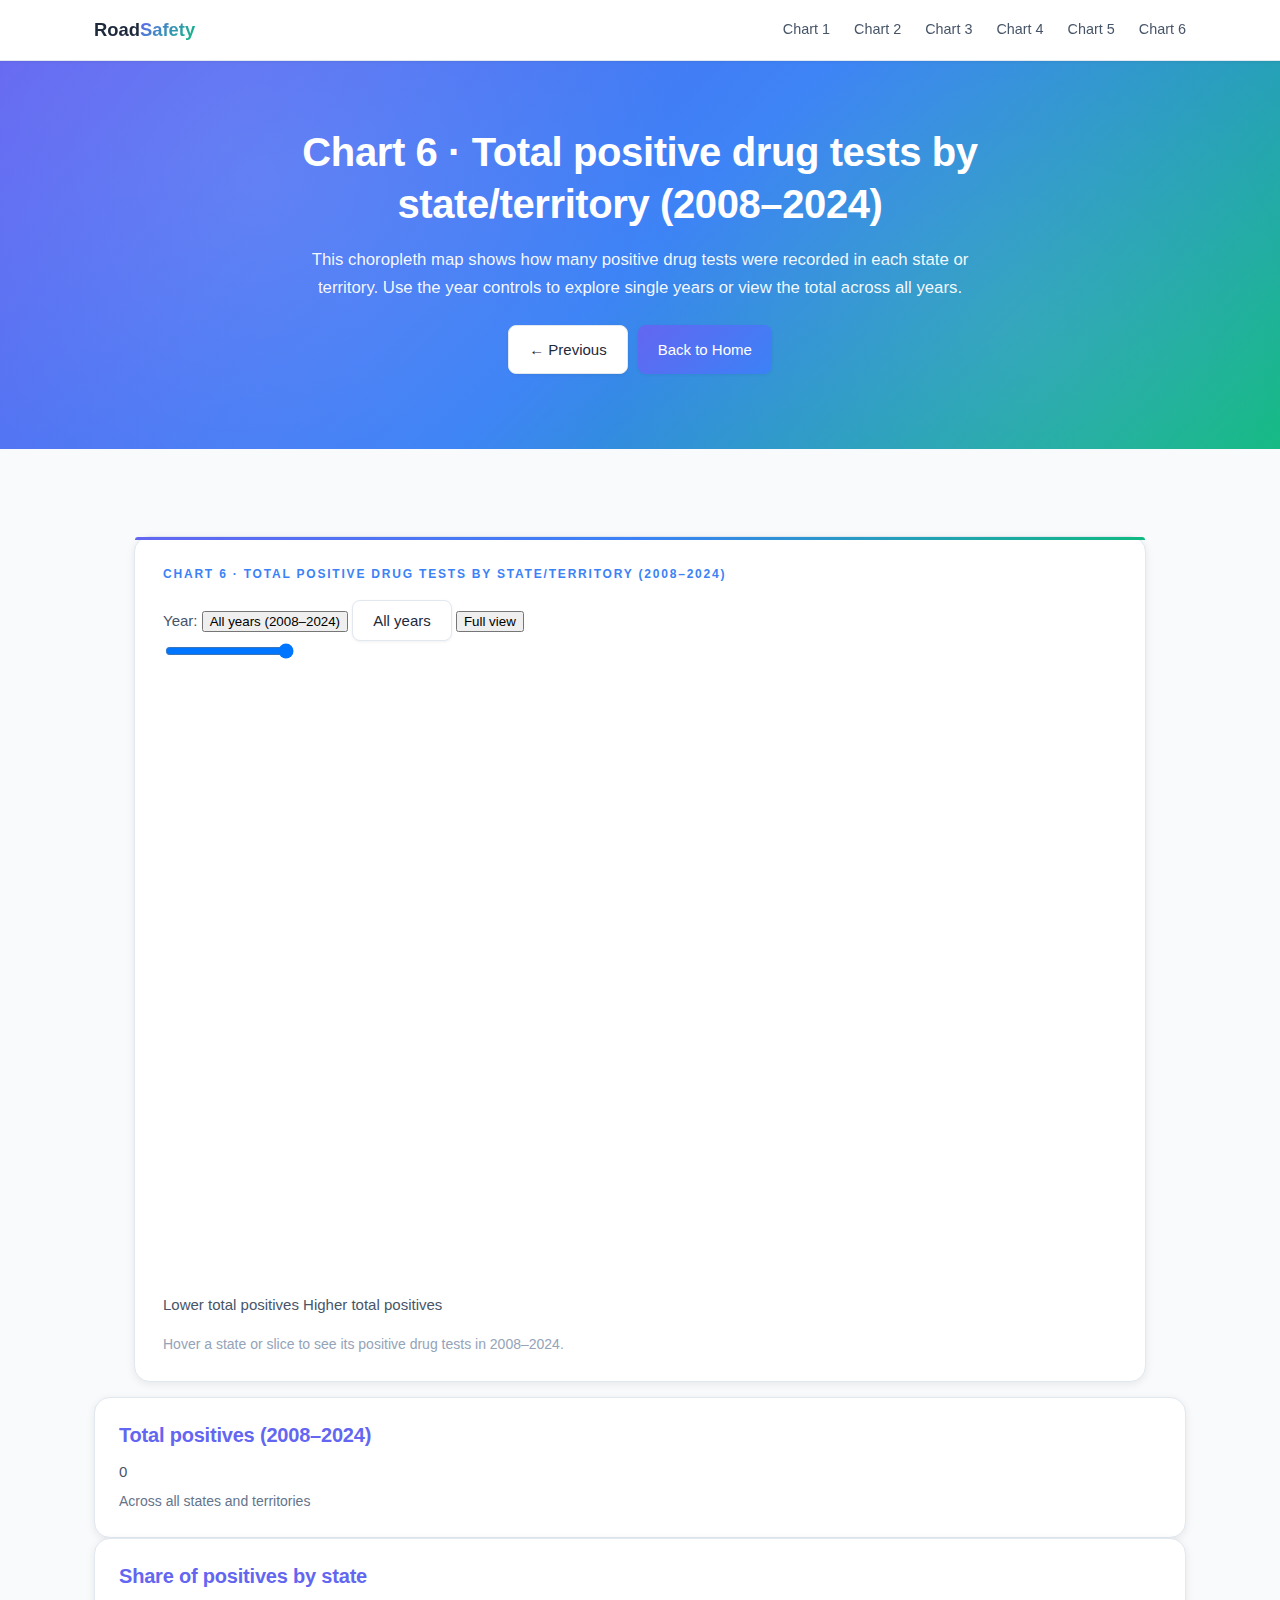
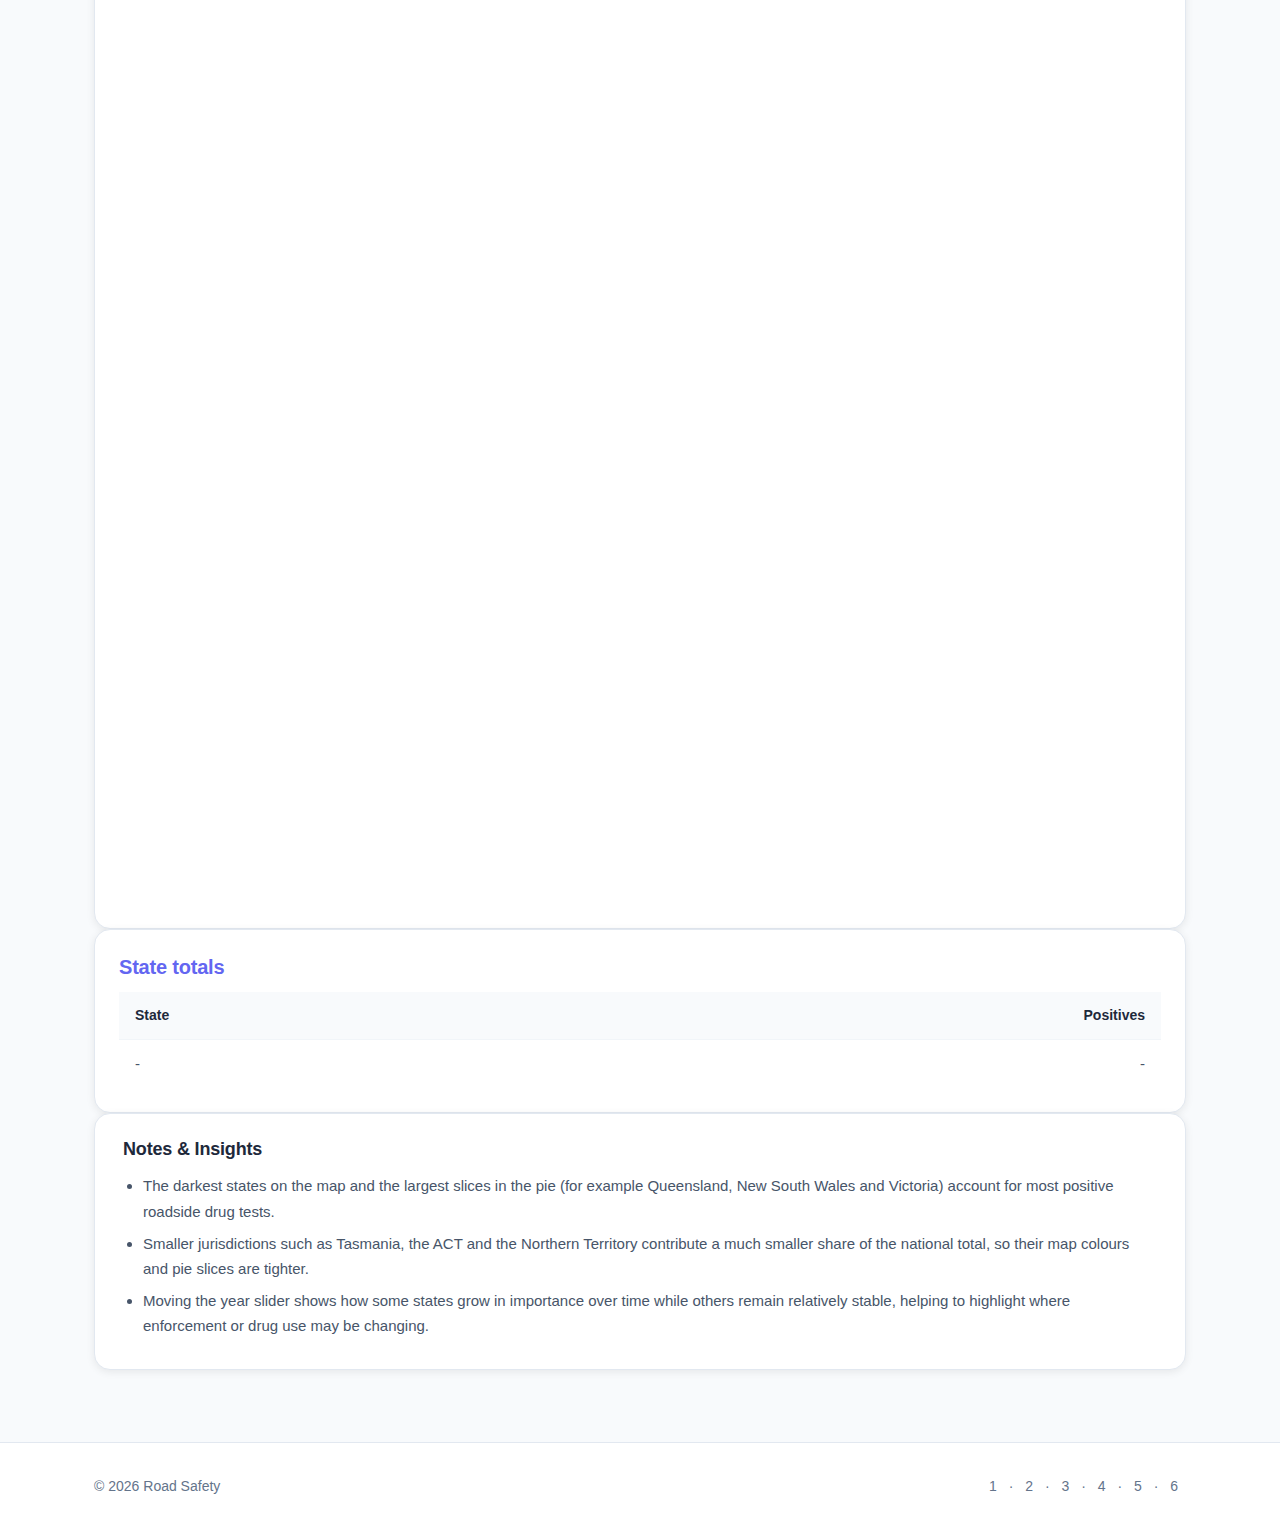
<file: chart-6.html>
<!DOCTYPE html>
<html lang="en">
<head>
  <meta charset="utf-8" />
  <meta name="viewport" content="width=device-width, initial-scale=1" />
  <title>Chart 6 — Total Positive Drug Tests by State/Territory</title>
  <link rel="stylesheet" href="css/style.css" />
</head>
<body>
  <!-- Top nav -->
  <div class="nav">
    <div class="container nav__bar">
      <a class="brand" href="index.html">Road<span>Safety</span></a>
      <nav class="nav__links">
        <a href="chart-1.html">Chart 1</a>
        <a href="chart-2.html">Chart 2</a>
        <a href="chart-3.html">Chart 3</a>
        <a href="chart-4.html">Chart 4</a>
        <a href="chart-5.html">Chart 5</a>
        <a href="chart-6.html" class="active">Chart 6</a>
      </nav>
    </div>
  </div>

  <!-- Hero header -->
  <header class="hero chart-header">
    <div class="container centered">
      <h1>Chart 6 · Total positive drug tests by state/territory (2008–2024)</h1>
      <p class="intro">
        This choropleth map shows how many positive drug tests were recorded in each state or
        territory. Use the year controls to explore single years or view the total across all years.
      </p>

      <div class="pager">
        <a class="btn btn--ghost" href="chart-5.html">← Previous</a>
        <a class="btn btn--brand" href="index.html">Back to Home</a>
      </div>
    </div>
  </header>

  <!-- Main layout: map card + side cards -->
  <section>
    <div class="container chart6-layout">
      <!-- Map panel -->
      <figure class="chart-figure chart6-map-panel" id="chart6Panel">
        <figcaption class="kicker">
          Chart 6 · Total positive drug tests by state/territory (2008–2024)
        </figcaption>

        <!-- Controls row -->
        <div class="chart-controls-row">
          <span class="chart-label">Year:</span>

          <button id="yearChip6" type="button"
                  class="year-bubble year-chip-btn">
            All years (2008–2024)
          </button>

          <button id="yearAllBtn6"
                  type="button"
                  class="btn btn--ghost btn--pill">
            All years
          </button>

          <!-- fullscreen toggle -->
          <button id="fsToggle6" type="button" class="map-fs-btn">
            Full view
          </button>
        </div>

        <!-- Slider -->
        <input
          type="range"
          id="yearSlider6"
          class="year-slider"
          min="2008"
          max="2024"
          step="1"
          value="2024"
        />

        <!-- Map container -->
        <div id="chart6MapWrapper">
          <svg id="chart6Map" viewBox="0 0 800 520"></svg>

          <!-- Map tooltip (ID ONLY FOR MAP) -->
          <div id="chart6Tooltip" class="chart-tooltip hidden"></div>
        </div>

        <!-- Legend -->
        <div class="chart6-legend">
          <div class="chart6-legend-bar"></div>
          <div class="chart6-legend-labels">
            <span>Lower total positives</span>
            <span>Higher total positives</span>
          </div>
        </div>

        <p class="small-note" id="chart6HelperText">
          Hover a state or slice to see its positive drug tests in 2008–2024.
        </p>
      </figure>

      <!-- Right column: KPI + pie + table -->
      <div class="chart6-side">
        <!-- KPI card -->
        <div class="card chart6-kpi-card">
          <h3>Total positives (<span id="chart6YearLabelKpi">2008–2024</span>)</h3>
          <p id="chart6TotalValue" class="chart6-kpi-main">0</p>
          <span id="chart6KpiSubtitle" class="kpi-sub">
            Across all states and territories
          </span>
        </div>

        <!-- Pie card -->
        <div class="card chart6-pie-card">
          <h3>Share of positives by state</h3>

          <div class="chart6-pie-layout">
            <svg id="chart6Pie" viewBox="0 0 260 220"></svg>
            <!-- colour legend (same colours as pie) -->
            <ul id="chart6PieLegend" class="chart6-pie-legend"></ul>
          </div>

          <!-- Pie tooltip (SEPARATE ID FROM MAP) -->
          <div id="chart6PieTooltip" class="chart-tooltip hidden"></div>
        </div>

        <!-- Table card -->
        <div class="card chart6-table-card">
          <h3>State totals</h3>
          <table class="table chart6-table">
            <thead>
              <tr>
                <th>State</th>
                <th style="text-align:right">Positives</th>
              </tr>
            </thead>
            <tbody id="chart6TableBody">
              <tr><td>-</td><td style="text-align:right">-</td></tr>
            </tbody>
          </table>
        </div>
      </div>
    </div>

    <!-- Notes under the chart (same width as main layout) -->
    <div class="container chart6-notes-wrapper">
      <aside class="notes chart6-notes">
        <h3>Notes &amp; Insights</h3>
        <ul class="list">
          <li>
            The darkest states on the map and the largest slices in the pie (for example Queensland,
            New South Wales and Victoria) account for most positive roadside drug tests.
          </li>
          <li>
            Smaller jurisdictions such as Tasmania, the ACT and the Northern Territory contribute a
            much smaller share of the national total, so their map colours and pie slices are tighter.
          </li>
          <li>
            Moving the year slider shows how some states grow in importance over time while others
            remain relatively stable, helping to highlight where enforcement or drug use may be changing.
          </li>
        </ul>
      </aside>
    </div>
  </section>

  <!-- Footer -->
  <footer>
    <div class="container footer">
      <div>© <span id="year6"></span> Road Safety</div>
      <div class="page-dots">
        <a href="chart-1.html">1</a> ·
        <a href="chart-2.html">2</a> ·
        <a href="chart-3.html">3</a> ·
        <a href="chart-4.html">4</a> ·
        <a href="chart-5.html">5</a> ·
        <a href="chart-6.html">6</a>
      </div>
    </div>
  </footer>

  <script>
    document.getElementById('year6').textContent = new Date().getFullYear();
  </script>

  <script src="https://d3js.org/d3.v7.min.js"></script>
  <script src="js/chart6.js"></script>

  <!-- Nav active script -->
  <script>
    const navLinks = document.querySelectorAll('.nav__links a');
    const current = window.location.pathname.split('/').pop() || 'index.html';

    navLinks.forEach(link => {
      const href = link.getAttribute('href');

      if (href === current) {
        link.classList.add('active');
      }

      link.addEventListener('click', () => {
        navLinks.forEach(l => l.classList.remove('active'));
        link.classList.add('active');
      });
    });
  </script>
</body>
</html>
</file>
<file: css/style.css>
/* =============================
   Road Safety 
   ============================= */

/* ------  Theme Colors ------ */
:root{
  --accent: #6366f1;
  --accent-2:#3b82f6;
  --accent-3:#10b981;
  --accent-light:#818cf8;
  
  --bg-white:#ffffff;
  --bg-soft:#f8fafc;
  --bg-light:#f1f5f9;
  
  --text-dark:#1e293b;
  --text-body:#475569;
  --text-muted:#64748b;
  --text-light:#94a3b8;
  
  --border:#e2e8f0;
  --border-light:#f1f5f9;
  
  --shadow-sm:0 1px 3px rgba(0,0,0,.06);
  --shadow:0 2px 8px rgba(0,0,0,.08);
  --shadow-md:0 4px 12px rgba(0,0,0,.1);
  
  --radius-sm:8px;
  --radius:12px;
  --radius-lg:16px;
  --maxw:1140px;
}

html{
  box-sizing:border-box; 
  scroll-behavior:smooth;
  scroll-padding-top:70px;
}
*,*::before,*::after{box-sizing:inherit;}

body{
  margin:0; 
  color:var(--text-body);
  background:var(--bg-soft);
  font-family:-apple-system, BlinkMacSystemFont, 'Segoe UI', Roboto, sans-serif;
  line-height:1.6;
  font-size:15px;
  -webkit-font-smoothing:antialiased;
}

img{max-width:100%; display:block; height:auto;}
a{
  color:var(--accent-2); 
  text-decoration:none;
  transition:color .2s ease;
}
a:hover{color:var(--accent);}

/* ------  Typography ------ */
h1,h2,h3{
  line-height:1.3; 
  margin:0 0 .75rem; 
  font-weight:700;
  color:var(--text-dark);
  letter-spacing:-.01em;
}
h1{font-size:clamp(1.75rem,2rem + 1vw,2.5rem);}
h2{font-size:clamp(1.5rem,1.75rem + .8vw,2.25rem);}
h3{font-size:1.25rem; font-weight:600;}

p{margin:.5rem 0 0; line-height:1.65;}

.container{
  max-width:var(--maxw); 
  margin-inline:auto; 
  padding:0 clamp(16px,4vw,24px);
}

.centered{
  text-align:center; 
  max-width:740px; 
  margin-inline:auto;
}

.text-muted{
  color:var(--text-muted); 
  font-size:1rem;
  line-height:1.7;
}

.small-note{
  margin-top:1rem; 
  color:var(--text-light); 
  font-size:.875rem;
}

/* ------  Buttons ------ */
.btn{
  display:inline-flex; 
  align-items:center; 
  justify-content:center; 
  gap:.5rem;
  padding:.7rem 1.25rem; 
  border-radius:var(--radius-sm); 
  border:1px solid transparent;
  background:var(--bg-white); 
  color:var(--text-dark); 
  font-weight:500; 
  font-size:.9375rem;
  box-shadow:var(--shadow-sm);
  transition:all .2s ease;
  cursor:pointer;
}

.btn:hover{
  transform:translateY(-1px); 
  box-shadow:var(--shadow);
}

.btn--brand{
  color:#fff; 
  background:linear-gradient(135deg,var(--accent),var(--accent-2));
  border:none;
}

.btn--brand:hover{
  opacity:.95;
}

.btn--ghost{
  background:var(--bg-white); 
  border:1px solid var(--border);
}

.btn--ghost:hover{
  background:var(--bg-soft);
  border-color:var(--accent-light);
}

/* Generic button group  */
.btn-group{
  margin-top:1rem; 
  display:flex; 
  gap:10px; 
  flex-wrap:wrap;
}

/*  Explore section buttons */
#explore .btn-group {
  margin-top: 1.25rem;
  display: grid;
  grid-template-columns: repeat(auto-fit, minmax(240px, 1fr));
  gap: 12px;
}

#explore .btn-group .btn {
  width: 100%;
  justify-content: flex-start;
  text-align: left;
  border-radius: 999px;        
}

#explore .btn-group .btn:not(.btn--brand) {
  background: #ffffff;
  border: 1px solid var(--border);
  box-shadow: var(--shadow-sm);
}

.cta{margin-top:1.5rem;}


/* ------ Chips ------ */
.chip{
  display:inline-block; 
  padding:.4rem .85rem; 
  border-radius:20px; 
  color:#fff; 
  font-weight:600;
  font-size:.875rem;
  background:linear-gradient(135deg,var(--accent-3),var(--accent-2));
  box-shadow:var(--shadow-sm);
}

/* ------ Clean Navigation ------ */
.nav{
  position:sticky; 
  top:0; 
  z-index:50;
  background:rgba(255,255,255,.98);
  border-bottom:1px solid var(--border);
  backdrop-filter:blur(8px);
  box-shadow:var(--shadow-sm);
}

.nav__bar{
  height:60px; 
  display:flex; 
  align-items:center; 
  justify-content:space-between;
  gap:16px;
  flex-wrap:wrap; /* allow links to wrap under logo on smaller screens */
}

.brand{
  font-weight:700; 
  font-size:1.15rem;
  color:var(--text-dark);
}

.brand span{
  background:linear-gradient(135deg,var(--accent),var(--accent-3));
  -webkit-background-clip:text; 
  background-clip:text; 
  color:transparent;
}

.nav__links{
  display:flex; 
  gap:24px;
  align-items:center;
  flex-wrap:wrap;
}

.nav__links a{
  color:var(--text-body); 
  font-weight:500;
  font-size:.9rem;
  padding:.5rem 0;
  position:relative;
  transition:color .2s ease;
}

.nav__links a:hover{
  color:var(--accent);
}

.nav__links a::after{
  content:'';
  position:absolute;
  bottom:0;
  left:0;
  width:0;
  height:2px;
  background:var(--accent);
  transition:width .25s ease;
}

.nav__links a:hover::after{
  width:100%;
}

/* no breakpoint hiding nav links – always visible */

/* ------  Hero Section ------ */
.hero{
  color:#fff; 
  text-align:center; 
  padding:clamp(50px,8vw,70px) 0 clamp(60px,10vw,80px); 
  position:relative; 
  overflow:hidden;
  background:linear-gradient(135deg,#6366f1 0%, #3b82f6 50%, #10b981 100%);
  
  /* fill screen height (minus sticky nav) on landing page */
  min-height: calc(100vh - 60px);
  display:flex;
  align-items:center;
}

.hero::before{
  content:""; 
  position:absolute; 
  inset:0;
  background:
    radial-gradient(circle at 20% 30%, rgba(255,255,255,.1), transparent 40%),
    radial-gradient(circle at 80% 70%, rgba(255,255,255,.08), transparent 40%);
}

.hero h1{
  position:relative;
  color:#fff;
  margin-bottom:1rem;
}

.hero .intro{
  max-width:680px; 
  margin:1rem auto 0; 
  color:rgba(255,255,255,.95); 
  font-size:1.05rem;
  position:relative;
}

.hero .actions{
  margin-top:2rem; 
  display:flex; 
  justify-content:center; 
  gap:12px; 
  flex-wrap:wrap;
  position:relative;
}

.hero .container{
  position:relative;
  z-index:1;
  width:100%;
}

.sparkline{
  width:220px; 
  height:60px; 
  margin:1.5rem auto 0; 
  border-radius:var(--radius);
  background:#fff; 
  box-shadow:var(--shadow-md);
  display:grid; 
  place-items:center;
  position:relative;
}

/* ------ Comfortable Sections ------ */
section{
  padding:clamp(48px,8vw,72px) 0;
}

.kicker{
  text-transform:uppercase; 
  letter-spacing:.15em; 
  color:var(--accent-2); 
  font-size:.75rem; 
  font-weight:700;
  margin-bottom:.5rem;
}

/* Section backgrounds */
#background{background:var(--bg-white);}
#aim.white{background:var(--bg-soft);}
#explore{background:var(--bg-white);}
#team.white{background:var(--bg-soft);}
#sources{background:var(--bg-white);}

/* ------ Split Layout ------ */
.split{
  display:grid; 
  grid-template-columns:1.1fr .9fr; 
  gap:clamp(32px,5vw,48px); 
  align-items:center;
}

.mapbox{
  border-radius:var(--radius-lg);
  background:linear-gradient(135deg, #e0f2fe, #ecfdf5);
  border:1px solid var(--border); 
  box-shadow:var(--shadow);
  min-height:280px; 
  display:grid; 
  place-items:center; 
  text-align:center; 
  color:#047857; 
  padding:2rem;
}

.map-note{
  margin-top:.5rem; 
  color:#059669;
}

.pills{
  margin-top:1.5rem; 
  display:flex; 
  gap:10px;
}

/* ------ Cards & Grid ------ */
.grid-3{
  display:grid; 
  grid-template-columns:1.3fr .7fr; 
  gap:clamp(24px,4vw,40px); 
  align-items:start;
}

.card{
  background:var(--bg-white); 
  border:1px solid var(--border); 
  border-radius:var(--radius-lg); 
  box-shadow:var(--shadow); 
  padding:1.5rem;
  transition:box-shadow .2s ease;
}

.card:hover{
  box-shadow:var(--shadow-md);
}

.card h3{
  color:var(--accent);
  margin-bottom:.75rem;
}

.list{
  margin:.75rem 0 0 0; 
  padding-left:1.25rem; 
  color:var(--text-body);
  line-height:1.7;
}

.list li{
  margin-bottom:.4rem;
}

/* ------ Team Cards ------ */
.team{
  display:grid; 
  grid-template-columns:repeat(auto-fit,minmax(260px,1fr)); 
  gap:20px;
  margin-top:1.5rem;
}

.member{
  display:grid; 
  grid-template-columns:60px 1fr; 
  gap:1rem; 
  align-items:center;
  padding:1.25rem; 
  border:1px solid var(--border); 
  border-radius:var(--radius-lg); 
  background:var(--bg-white); 
  box-shadow:var(--shadow);
  transition:box-shadow .2s ease;
}

.member:hover{
  box-shadow:var(--shadow-md);
}


.avatar{
  width:60px; 
  height:60px; 
  border-radius:50%;
  overflow:hidden;                 
  border:2px solid var(--bg-white);
  box-shadow:var(--shadow-sm);
  display:flex;                   
  align-items:center;
  justify-content:center;
  background: #fff;    
}          


.avatar img{
  width:100%;
  height:100%;
  object-fit:cover;                
  display:block;
}

.member strong{
  font-size:1rem;
  color:var(--text-dark);
}

.member small{
  color:var(--text-muted);
  display:block;
  margin-top:.25rem;
}


/* ------ Footer ------ */
footer{
  border-top:1px solid var(--border); 
  padding:2rem 0; 
  color:var(--text-muted); 
  font-size:.875rem;
  background:var(--bg-white);
}

.footer{
  display:flex; 
  justify-content:space-between; 
  gap:1rem; 
  flex-wrap:wrap;
  align-items:center;
}

.page-dots a{
  color:var(--text-muted);
  padding:.25rem .5rem;
  border-radius:4px;
  transition:all .2s ease;
} 

.page-dots a:hover{
  color:var(--accent); 
  background:var(--bg-light);
}

/* =======================================================
   CHART PAGES 
   ======================================================= */
.chart-header{
  padding:clamp(50px,8vw,65px) 0 clamp(60px,10vw,75px);
}

/* chart headers should not be forced to full viewport height */
.hero.chart-header{
  min-height:auto;
  display:block;
}

.chart-header .intro{
  color:rgba(255,255,255,.95);
}

/* Chart layout  */
.chart-grid{
  display: grid;
  grid-template-columns: 1fr;                 
  gap: clamp(18px, 2.5vw, 24px);
  align-items: stretch;
  max-width: 960px;                           
  margin: 32px auto 56px;                     
}

.chart-figure{
  position: relative;
  background: var(--bg-white);
  border: 1px solid var(--border);
  border-radius: var(--radius-lg);
  box-shadow: var(--shadow);
  padding: 1.75rem 1.75rem 1.5rem;
}

.chart-figure::before{
  content: "";
  position: absolute;
  inset: 0 0 auto 0;
  height: 3px;
  border-radius: var(--radius-lg) var(--radius-lg) 0 0;
  background: linear-gradient(90deg, var(--accent), var(--accent-2), var(--accent-3));
}

.chart-figure .kicker{
  margin-bottom: 1rem;
  font-size: .75rem;
}

.notes{
  background: var(--bg-white);
  border: 1px solid var(--border);
  border-radius: var(--radius-lg);
  box-shadow: var(--shadow);
  padding: 1.5rem 1.75rem;
}

.notes h3{
  margin-bottom:.75rem;
  color:var(--text-dark);
  font-size:1.125rem;
}

.pager{
  display:flex; 
  gap:10px; 
  justify-content:center; 
  flex-wrap:wrap; 
  margin-top:1.5rem;
}

/* SVG Charts */
.svg-frame{
  width:100%; 
  height:auto; 
  border-radius:var(--radius); 
  background:var(--bg-soft); 
  border:1px solid var(--border-light);
}

.bar-green-1{fill:#6366f1;} 
.bar-green-2{fill:#3b82f6;} 
.bar-green-3{fill:#10b981;}
.axis{stroke:#64748b; stroke-width:2;}
.grid{stroke:#e2e8f0; stroke-width:1;}


.axis text,
.tick text {
  stroke: none;
  fill: var(--text-dark);
  font-weight: 500;
}

.chart-img{
  width:100%; 
  height:auto; 
  border-radius:var(--radius); 
  border:1px solid var(--border-light); 
  background:var(--bg-soft);
}

/* Chart 5: KPIs + Table */
.kpi-grid{
  display:grid; 
  grid-template-columns:repeat(auto-fit,minmax(180px,1fr)); 
  gap:1rem;
  margin-bottom:2rem;
}

.kpi{
  background:var(--bg-white); 
  border:1px solid var(--border); 
  border-radius:var(--radius-lg); 
  padding:1.25rem; 
  box-shadow:var(--shadow);
  transition:box-shadow .2s ease;
}

.kpi:hover{
  box-shadow:var(--shadow-md);
}

.kpi h3{
  margin:0; 
  font-size:.8125rem; 
  color:var(--text-muted);
  font-weight:600;
  text-transform:uppercase;
  letter-spacing:.05em;
}

.kpi p{
  margin:.75rem 0 0; 
  font-size:1.75rem; 
  font-weight:700;
  color:var(--accent);
}

/* Hero KPI cards for Chart 2 */
.kpi-grid-hero {
  max-width: 820px;
  margin: 32px auto 28px;
}

.hero .kpi {
  box-shadow: var(--shadow-md);
}

.kpi-sub {
  display: block;
  margin-top: 6px;
  font-size: 0.875rem;
  color: var(--text-muted);
}

.table-wrap{
  background:var(--bg-white); 
  border:1px solid var(--border); 
  border-radius:var(--radius-lg); 
  box-shadow:var(--shadow); 
  padding:1.5rem; 
  margin-top:1.5rem;
}

.table-wrap h3{
  margin-bottom:1rem;
  color:var(--text-dark);
}

.table{
  width:100%; 
  border-collapse:collapse;
}

.table th,
.table td{
  padding:.75rem 1rem; 
  border-bottom:1px solid var(--border-light); 
  text-align:left;
  font-size:.9375rem;
}

.table thead{
  background:var(--bg-soft);
}

.table th{
  color:var(--text-dark); 
  font-weight:600; 
  font-size:.875rem;
}

.table tbody tr{
  transition:background .2s ease;
}

.table tbody tr:hover{
  background:var(--bg-soft);
}

.table tbody tr:last-child td{
  border-bottom:none;
}

/* ------ Responsive & Mobile Friendly ------ */
@media (max-width:1024px){
  .chart-grid{
    grid-template-columns:1fr;
  }
}

@media (max-width:900px){
  .split,
  .grid-3{
    grid-template-columns:1fr;
  }
  
  .hero .actions,
  .pager{
    flex-direction:column;
  }
  
  .hero .actions .btn,
  .pager .btn{
    width:100%;
    max-width:280px;
  }
  
  .team{
    grid-template-columns:1fr;
  }
  
  .kpi-grid{
    grid-template-columns:1fr;
  }
}

@media (max-width:640px){
  body{font-size:14px;}
  
  h1{font-size:1.65rem;}
  h2{font-size:1.4rem;}
  h3{font-size:1.125rem;}
  
  .btn{
    padding:.65rem 1rem;
    font-size:.875rem;
  }
  
  .chart-figure,
  .notes,
  .card,
  .kpi,
  .table-wrap{
    padding:1.25rem;
  }
  
  .member{
    padding:1rem;
  }
  
  .table th,
  .table td{
    padding:.6rem .75rem;
    font-size:.875rem;
  }
}

/* ------ Accessibility ------ */
:focus-visible{
  outline:2px solid var(--accent); 
  outline-offset:2px; 
  border-radius:4px;
}

@media print{
  .nav,
  .hero .actions,
  .pager,
  footer{
    display:none;
  }
  
  section{
    page-break-inside:avoid;
  }
}

/* ------ Reduced Motion ------ */
@media (prefers-reduced-motion:reduce){
  *,*::before,*::after{
    animation-duration:0.01ms !important;
    transition-duration:0.01ms !important;
  }
}

.hero::before,
.hero::after { pointer-events: none; }


/* Floating scroll buttons */
.scroll-btn {
  position: fixed;
  right: 22px;
  z-index: 999;
  width: 46px;
  height: 46px;
  border-radius: 50%;
  border: none;
  cursor: pointer;
  background: linear-gradient(135deg, var(--accent), var(--accent-2));
  color: #fff;
  font-size: 1.25rem;
  box-shadow: var(--shadow-md);
  opacity: 0;
  pointer-events: none;
  display: inline-flex;
  align-items: center;
  justify-content: center;
  transition:
    opacity 0.25s ease,
    transform 0.2s ease,
    box-shadow 0.2s ease,
    background 0.25s ease;
}

/* Top button */
#toTop {
  bottom: 90px;
}

/* Bottom button */
#toBottom {
  bottom: 30px;
}

/* Show state */
.scroll-btn.show {
  opacity: 1;
  pointer-events: auto;
  transform: translateY(0);
}

/* Hover  */
.scroll-btn.show:hover {
  background: linear-gradient(135deg, var(--accent-light), var(--accent-2));
  box-shadow: 0 6px 18px rgba(0, 0, 0, 0.18);
  transform: translateY(-2px) scale(1.05);
}

/* Active */
.scroll-btn.show:active {
  transform: translateY(0) scale(0.95);
  box-shadow: 0 2px 8px rgba(0, 0, 0, 0.18);
}

/* Keyboard focus ring */
.scroll-btn.show:focus-visible {
  outline: 2px solid #fff;
  outline-offset: 2px;
  box-shadow: 0 0 0 3px rgba(129, 140, 248, 0.7), var(--shadow-md);
}

/* ---------------------------
   Australia Map 
   --------------------------- */

/* Wrapper */
.aus-map-wrapper {
  width: 100%;
  max-width: 360px;
  margin-inline: auto;
}

/* Map base */
.aus-map {
  width: 100%;
  height: auto;
}

/* Base state shape styling */
.aus-map .state path {
  stroke: #0f766e;
  stroke-width: 1.8;
  fill-opacity: 0.85;
  transition: 
    fill 0.2s ease,
    stroke 0.2s ease,
    transform 0.25s ease,
    filter 0.25s ease;
}

/* State labels */
.state-label,
.state-label-small {
  font-family: inherit;
  fill: #0f766e;
  text-anchor: middle;
  pointer-events: none;
  font-weight: 600;
}

.state-label {
  font-size: 14px;
}

.state-label-small {
  font-size: 11px;
}

/* Hover effect */
.aus-map .state:hover path,
.aus-map .state.is-active path {
  fill-opacity: 1;
  stroke: #047857;
  filter: drop-shadow(0px 3px 4px rgba(0,0,0,0.15));
  transform: translateY(-2px);
}

/* Colours */
.state--wa path  { fill: #f9c; }
.state--nt path  { fill: #a7f3d0; }
.state--sa path  { fill: #fed7aa; }
.state--qld path { fill: #d0dc5f; }
.state--nsw path { fill: #bfdbfe; }
.state--vic path { fill: #ddd6fe; }
.state--tas path { fill: #fecaca; }
.state--act path { fill: #e5e7eb; }

/* Map label text under SVG */
.map-label {
  margin-top: 0.75rem;
  font-size: 0.9rem;
  color: var(--text-body);
  line-height: 1.5;
  text-align: center;
}
</file>
